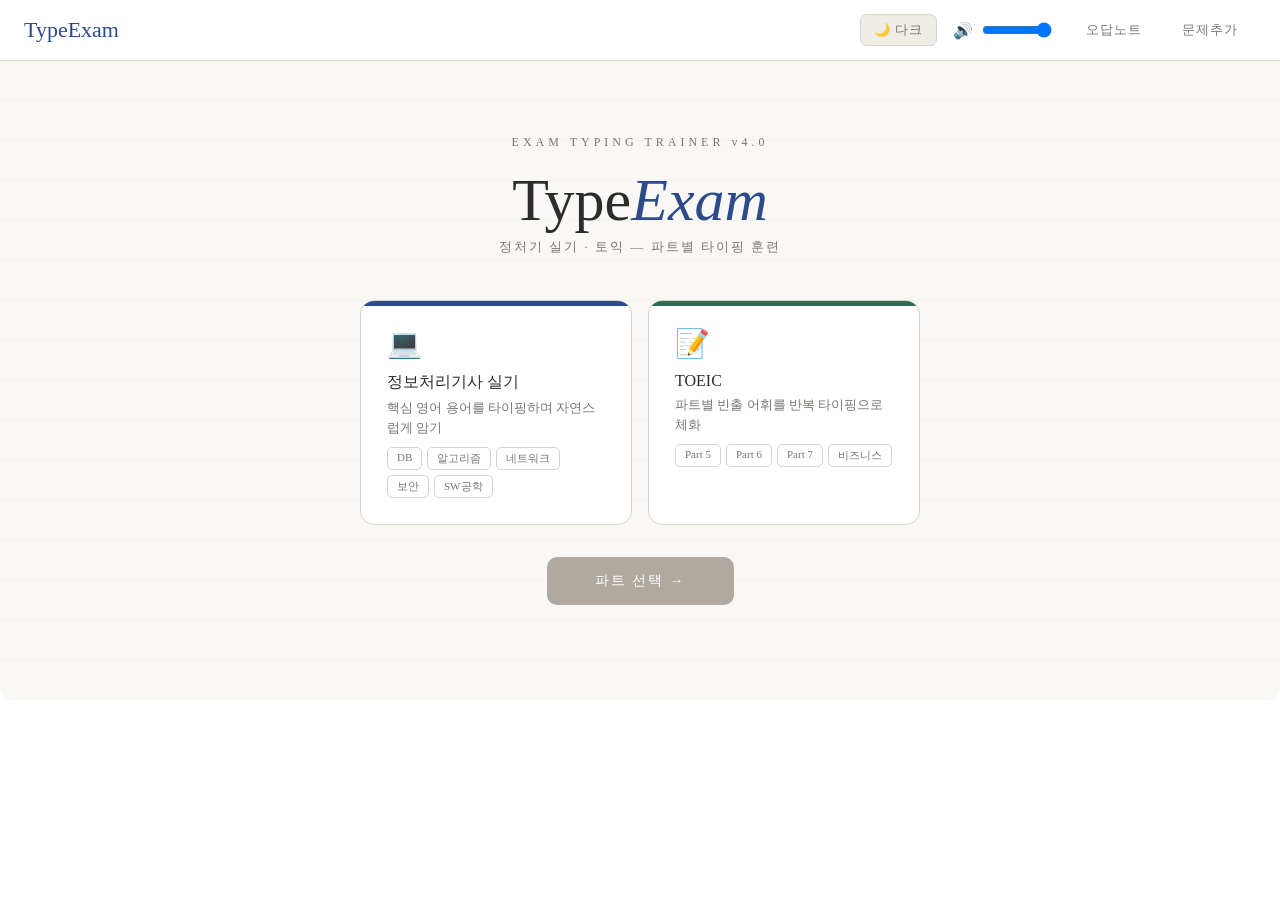
<file: TypeExam.html>
<!DOCTYPE html>
<html lang="ko">
<head>
<meta charset="UTF-8">
<meta name="viewport" content="width=device-width, initial-scale=1.0">
<title>TypeExam</title>
<style>
*{box-sizing:border-box;margin:0;padding:0}
:root{
  --bg:#FAF8F4;--bg2:#F0EDE6;--bg3:#E8E4DC;--card:#FFFFFF;
  --border:#D8D3CA;--border2:#C8C2B8;--text:#2C2C2C;--muted:#7A7570;--dim:#B0A99F;
  --indigo:#2D4A8A;--indigo-t:#EBF0FA;--green:#2E6B4F;--green-t:#E8F4EE;
  --correct:#5C4A9E;--success:#4A7C59;--error:#C0392B;--error-t:#FAEAEA;
  --amber:#B07D2E;--amber-t:#FBF3E2;
  --shadow:0 2px 12px rgba(0,0,0,0.07);
  --f-display:var(--font-serif);
  --f-mono:var(--font-mono);
  --f-body:var(--font-sans);
}
/* ── 다크 모드 변수 ── */
[data-theme="dark"]{
  --bg:#18181B;--bg2:#1F1F23;--bg3:#27272A;--card:#1F1F23;
  --border:#3F3F46;--border2:#52525B;--text:#F4F4F5;--muted:#A1A1AA;--dim:#71717A;
  --indigo:#6B8FD4;--indigo-t:#1E2D4A;--green:#5BAF82;--green-t:#162B22;
  --correct:#9D85E0;--success:#6BAD87;--error:#F87171;--error-t:#2C1515;
  --amber:#E0A84A;--amber-t:#2C1F08;
  --shadow:0 2px 12px rgba(0,0,0,0.4);
}
#root{
  font-family:var(--f-body);
  background:var(--bg);color:var(--text);
  min-height:700px;border-radius:14px;overflow:hidden;position:relative;
  transition:background .25s,color .25s;
}
#root::before{content:'';position:absolute;inset:0;background-image:repeating-linear-gradient(0deg,transparent,transparent 39px,rgba(0,0,0,0.022) 39px,rgba(0,0,0,0.022) 40px);pointer-events:none;z-index:0}
/* ── 다크모드 토글 버튼 ── */
.theme-btn{
  padding:6px 13px;border-radius:7px;font-size:13px;letter-spacing:1px;
  color:var(--muted);cursor:pointer;transition:all .15s;
  border:1.5px solid var(--border);background:var(--bg2);font-family:var(--f-mono);
}
.theme-btn:hover{border-color:var(--indigo);color:var(--indigo);background:var(--indigo-t)}
/* ── 혼합 모드 배지 ── */
.mix-badge{
  display:inline-flex;align-items:center;gap:5px;font-size:11px;
  padding:3px 10px;border-radius:12px;font-family:var(--f-mono);font-weight:500;
  background:linear-gradient(90deg,var(--indigo-t) 50%,var(--green-t) 50%);
  border:1px solid var(--indigo);color:var(--indigo);
}
/* ── 모드 선택 카드 3열 ── */
.mode-grid-3{display:grid;grid-template-columns:repeat(3,1fr);gap:14px;}
@media(max-width:600px){.mode-grid-3{grid-template-columns:1fr;}}
.screen{display:none;flex-direction:column;min-height:700px;position:relative;z-index:1}
.screen.active{display:flex}

/* ── 내비게이션 ── */
.nav-bar{display:flex;align-items:center;gap:12px;padding:14px 24px;background:var(--card);border-bottom:1.5px solid var(--border);flex-shrink:0}
.nav-logo{font-family:var(--f-display);font-size:22px;color:var(--indigo);cursor:pointer;flex-shrink:0}
.nav-tabs{display:flex;gap:4px;margin-left:auto}
.nav-tab{padding:7px 18px;border-radius:7px;font-size:13px;letter-spacing:1px;color:var(--muted);cursor:pointer;transition:all .15s;border:none;background:none;font-family:var(--f-mono)}
.nav-tab:hover{background:var(--bg2);color:var(--text)}
.nav-tab.active{background:var(--indigo-t);color:var(--indigo);font-weight:500}

/* ── 홈 ── */
#s-home{padding:48px 32px;align-items:center;justify-content:center}
.home-eyebrow{font-size:12px;letter-spacing:4px;color:var(--muted);margin-bottom:20px;margin-top:40px;font-family:var(--f-mono)}
.home-title{font-family:var(--f-display);font-size:60px;color:var(--text);line-height:1;margin-bottom:8px;text-align:center}
.home-title em{color:var(--indigo);font-style:italic}
.home-sub{font-size:13px;color:var(--muted);letter-spacing:2px;margin-bottom:44px;text-align:center;font-family:var(--f-mono)}
.exam-grid{display:grid;grid-template-columns:1fr 1fr;gap:16px;width:100%;max-width:560px;margin-bottom:32px}
.exam-card{background:var(--card);border:1.5px solid var(--border);border-radius:14px;padding:26px;cursor:pointer;transition:all .2s;position:relative;overflow:hidden}
.exam-card::after{content:'';position:absolute;top:0;left:0;right:0;height:5px;background:var(--ca,var(--indigo))}
.exam-card:hover{border-color:var(--ca,var(--indigo));transform:translateY(-2px)}
.exam-card.selected{border-color:var(--ca,var(--indigo));background:var(--ct,var(--indigo-t))}
.card-icon{font-size:28px;margin-bottom:12px}
.card-name{font-size:16px;font-weight:500;color:var(--text);margin-bottom:5px;font-family:var(--f-body)}
.card-desc{font-size:13px;color:var(--muted);line-height:1.5;font-family:var(--f-body)}
.card-tags{display:flex;gap:5px;flex-wrap:wrap;margin-top:10px}
.tag{font-size:11px;padding:3px 9px;border-radius:5px;border:1px solid var(--border);color:var(--muted);font-family:var(--f-mono)}
.btn-start{padding:15px 48px;border-radius:10px;border:none;background:var(--indigo);color:white;font-family:var(--f-mono);font-size:14px;letter-spacing:2px;cursor:pointer;transition:all .2s}
.btn-start:hover{background:#243d75;transform:translateY(-1px)}
.btn-start:disabled{background:var(--dim);cursor:not-allowed;transform:none}

/* ── 파트 선택 ── */
#s-part{padding:28px}
.back-row{display:flex;align-items:center;gap:12px;margin-bottom:26px}
.back-btn{background:none;border:1.5px solid var(--border);color:var(--muted);padding:7px 15px;border-radius:7px;cursor:pointer;font-family:var(--f-mono);font-size:13px;transition:all .15s}
.back-btn:hover{border-color:var(--indigo);color:var(--indigo)}
.back-title{font-size:17px;font-weight:500;color:var(--text);font-family:var(--f-body)}
.back-cnt{font-size:13px;color:var(--muted);margin-left:auto;font-family:var(--f-mono)}
.part-grid{display:grid;grid-template-columns:repeat(auto-fill,minmax(210px,1fr));gap:12px}
.part-card{background:var(--card);border:1.5px solid var(--border);border-radius:12px;padding:20px;cursor:pointer;transition:all .18s;position:relative}
.part-card:hover{border-color:var(--indigo);transform:translateY(-1px)}
.part-card.custom{border-style:dashed;border-color:var(--amber);background:var(--amber-t)}
.part-card-cnt{position:absolute;top:12px;right:12px;font-size:11px;color:var(--muted);background:var(--bg2);padding:3px 9px;border-radius:5px;font-family:var(--f-mono)}
.part-name{font-size:14px;font-weight:500;color:var(--text);margin-bottom:4px;font-family:var(--f-body)}
.part-desc{font-size:12px;color:var(--muted);line-height:1.4;font-family:var(--f-body)}
.part-card.custom .part-name{color:var(--amber)}

/* ── 게임 HUD ── */
#s-game{flex-direction:column}
.g-hud{display:flex;align-items:center;padding:12px 22px;background:var(--card);border-bottom:1.5px solid var(--border);flex-shrink:0;gap:0}
.g-badge{font-size:12px;font-weight:500;letter-spacing:2px;padding:5px 12px;border-radius:5px;margin-right:14px;font-family:var(--f-mono)}
.g-pname{font-size:14px;color:var(--muted);flex:1;font-family:var(--f-body)}
.g-stats{display:flex;gap:22px;margin-right:16px}
.g-stat{font-size:13px;color:var(--muted);font-family:var(--f-mono)}
.g-stat b{color:var(--text);font-weight:500}
.g-exit-btn{
  background:none;border:1.5px solid var(--border);color:var(--muted);
  padding:6px 14px;border-radius:7px;cursor:pointer;
  font-family:var(--f-mono);font-size:12px;letter-spacing:1px;
  transition:all .15s;flex-shrink:0;
}
.g-exit-btn:hover{border-color:var(--error);color:var(--error);background:var(--error-t)}

/* ── 게임 바디 ── */
.g-body{flex:1;display:flex;flex-direction:column;padding:22px;gap:16px}
.prog-row{display:flex;align-items:center;gap:10px;flex-shrink:0}
.prog-lbl{font-size:12px;color:var(--muted);letter-spacing:1px;font-family:var(--f-mono)}
.prog-track{flex:1;height:6px;background:var(--bg3);border-radius:3px;overflow:hidden}
.prog-fill{height:100%;border-radius:3px;transition:width .35s ease}
.prog-cnt{font-size:12px;color:var(--muted);font-family:var(--f-mono)}
.dot-row{display:flex;gap:5px;flex-wrap:wrap;justify-content:center}
.dot{width:8px;height:8px;border-radius:50%;background:var(--border);transition:all .2s}
.dot.done{background:var(--success)}
.dot.cur{background:var(--indigo);transform:scale(1.5)}

/* ── 단어 카드 ── */
.word-card{background:var(--card);border:1.5px solid var(--border);border-radius:14px;padding:24px 26px;flex-shrink:0}
.wc-top{display:flex;align-items:center;gap:10px;margin-bottom:10px}
.wc-label{font-size:12px;letter-spacing:2px;color:var(--muted);font-family:var(--f-mono)}
.wc-div{flex:1;height:1px;background:var(--border)}
.wc-mean{font-size:18px;color:var(--text);line-height:1.65;font-family:var(--f-body);font-weight:500}
.wc-ctx{font-size:14px;color:var(--muted);font-family:var(--f-body);font-style:italic;margin-top:8px;padding-left:12px;border-left:3px solid var(--border);line-height:1.55}

/* ── 타이핑 영역 ── */
.type-area{flex:1;display:flex;flex-direction:column;align-items:center;justify-content:center;gap:18px;min-height:160px;position:relative}
.tw{font-size:40px;font-weight:500;letter-spacing:6px;text-align:center;min-height:56px;font-family:var(--f-mono)}
.tw-done{color:var(--correct)}
.tw-cur{color:var(--text);opacity:.3}
.tw-err{color:var(--error);text-decoration:underline wavy var(--error)}
.caret{display:inline-block;width:2px;height:38px;background:var(--indigo);vertical-align:middle;animation:blink 1s infinite;border-radius:1px}
@keyframes blink{0%,100%{opacity:1}50%{opacity:0}}
.shake{animation:shake .2s}
@keyframes shake{0%,100%{transform:translateX(0)}25%{transform:translateX(-8px)}75%{transform:translateX(8px)}}
.hint-row{display:flex;gap:10px;flex-wrap:wrap;justify-content:center}
.chip{font-size:12px;color:var(--muted);padding:4px 13px;border:1px solid var(--border);border-radius:20px;background:var(--bg2);font-family:var(--f-mono)}
.chip.combo{color:var(--amber);border-color:var(--amber);background:var(--amber-t);display:none}
.pop{position:absolute;font-size:14px;font-weight:500;pointer-events:none;animation:popUp .7s ease-out forwards;font-family:var(--f-mono)}
@keyframes popUp{0%{opacity:1;transform:translateY(0)}100%{opacity:0;transform:translateY(-50px)}}

.lang-badge{
  font-size:11px;padding:3px 10px;border-radius:12px;
  font-family:var(--f-mono);letter-spacing:1px;font-weight:500;
  transition:all .2s;
}
.lang-badge.en{background:var(--indigo-t);color:var(--indigo);border:1px solid var(--indigo)}
.lang-badge.ko{background:var(--green-t);color:var(--green);border:1px solid var(--green)}

/* ── 힌트 버튼 & 패널 (팀원 추가) ── */
.hint-btn{
  font-size:12px;color:var(--amber);background:none;
  border:1.5px solid var(--amber);padding:6px 16px;border-radius:20px;
  cursor:pointer;font-family:var(--f-mono);transition:all .15s;font-weight:500;
}
.hint-btn:hover{background:var(--amber-t)}
.hint-btn.active{background:var(--amber);color:white}
.hint-panel{
  display:none;
  background:var(--amber-t);border:2px solid var(--amber);border-radius:14px;
  padding:16px 20px;margin:0 22px;flex-shrink:0;
  animation:slideDown .18s ease;
}
@keyframes slideDown{from{opacity:0;transform:translateY(-8px)}to{opacity:1;transform:translateY(0)}}
.hint-panel.show{display:block}
.hint-panel-header{
  display:flex;align-items:center;gap:8px;margin-bottom:10px;
}
.hint-mark-badge{
  display:inline-flex;align-items:center;gap:4px;
  font-size:11px;padding:3px 10px;border-radius:20px;
  background:var(--amber);color:white;
  font-family:var(--f-mono);font-weight:700;letter-spacing:1px;flex-shrink:0;
}
.hint-divider{flex:1;height:1px;background:var(--amber);opacity:.3}
.hint-answer{
  font-size:28px;font-weight:700;color:var(--amber);
  font-family:var(--f-mono);letter-spacing:4px;margin-bottom:8px;
  word-break:break-all;
}
.hint-desc{
  font-size:13px;color:var(--muted);font-family:var(--f-body);
  line-height:1.6;padding-left:10px;border-left:3px solid var(--amber);
}
.hint-notice{
  font-size:11px;color:var(--amber);font-family:var(--f-mono);
  margin-top:8px;opacity:.8;
}
/* 결과 화면 오답 목록 힌트 표시 */
.rw-hint{font-size:11px;color:var(--amber);font-family:var(--f-mono);margin-left:6px}

/* ── 입력행 ── */
.g-input-row{padding:16px 22px;background:var(--card);border-top:1.5px solid var(--border);display:flex;gap:12px;align-items:center;flex-shrink:0}
.g-prompt{color:var(--indigo);font-size:22px;font-family:var(--f-mono)}
#g-input{flex:1;background:transparent;border:none;outline:none;font-family:var(--f-mono);font-size:22px;color:var(--text);caret-color:var(--indigo)}
#g-input::placeholder{color:var(--dim)}
.skip-btn{font-size:12px;color:var(--muted);background:none;border:1px solid var(--border);padding:6px 14px;border-radius:20px;cursor:pointer;font-family:var(--f-mono);transition:all .15s}
.skip-btn:hover{color:var(--amber);border-color:var(--amber);background:var(--amber-t)}

/* ── 결과 ── */
#s-result{align-items:center;justify-content:center;padding:40px;gap:18px}
.res-icon{font-size:40px; margin-top:80px}
.res-title{font-family:var(--f-display);font-size:46px;color:var(--text)}
.res-sub{font-size:12px;color:var(--muted);letter-spacing:2px;font-family:var(--f-mono)}
.res-grid{display:grid;grid-template-columns:1fr 1fr;gap:12px;width:100%;max-width:380px}
.res-card{background:var(--card);border:1.5px solid var(--border);border-radius:12px;padding:18px;text-align:center}
.res-val{font-size:36px;font-weight:500;color:var(--indigo);font-family:var(--f-mono)}
.res-lbl{font-size:12px;color:var(--muted);letter-spacing:1px;margin-top:4px;font-family:var(--f-mono)}
.res-wrong{width:100%;max-width:480px;background:var(--card);border:1.5px solid var(--border);border-radius:12px;overflow:hidden;max-height:200px;overflow-y:auto}
.rw-head{padding:10px 16px;background:var(--error-t);border-bottom:1px solid var(--border);font-size:12px;color:var(--error);letter-spacing:1px;position:sticky;top:0;font-family:var(--f-mono)}
.rw-item{display:flex;gap:12px;padding:10px 16px;border-bottom:1px solid var(--border);align-items:baseline}
.rw-item:last-child{border:none}
.rw-word{font-size:15px;font-weight:500;color:var(--text);min-width:130px;font-family:var(--f-mono)}
.rw-mean{font-size:13px;color:var(--muted);font-family:var(--f-body)}
.btn-row{display:flex;gap:10px;flex-wrap:wrap;justify-content:center}
.btn-indigo{padding:12px 28px;border-radius:9px;border:1.5px solid var(--indigo);background:transparent;color:var(--indigo);font-family:var(--f-mono);font-size:13px;letter-spacing:1px;cursor:pointer;transition:all .15s}
.btn-indigo:hover{background:var(--indigo-t)}
.btn-amber{padding:12px 28px;border-radius:9px;border:1.5px solid var(--amber);background:transparent;color:var(--amber);font-family:var(--f-mono);font-size:13px;letter-spacing:1px;cursor:pointer;transition:all .15s}
.btn-amber:hover{background:var(--amber-t)}
.btn-gray{padding:12px 28px;border-radius:9px;border:1.5px solid var(--border);background:transparent;color:var(--muted);font-family:var(--f-mono);font-size:13px;letter-spacing:1px;cursor:pointer;transition:all .15s}
.btn-gray:hover{border-color:var(--muted);color:var(--text)}

/* ── 오답노트 ── */
#s-wrong{padding:0}
.page-body{padding:24px 28px;display:flex;flex-direction:column;flex:1}
.page-header{display:flex;align-items:center;gap:12px;margin-bottom:20px}
.page-title{font-family:var(--f-display);font-size:26px;color:var(--text)}
.page-cnt{font-size:13px;color:var(--muted);margin-left:auto;font-family:var(--f-mono)}
.empty-state{flex:1;display:flex;flex-direction:column;align-items:center;justify-content:center;gap:10px;color:var(--muted)}
.empty-icon{font-size:42px;opacity:.4}
.empty-text{font-size:14px;letter-spacing:1px;font-family:var(--f-mono)}
.empty-sub{font-size:13px;color:var(--dim);font-family:var(--f-body);text-align:center}
.note-list{display:flex;flex-direction:column;gap:10px;overflow-y:auto;max-height:440px}
.note-item{background:var(--card);border:1.5px solid var(--border);border-radius:12px;padding:14px 16px;display:flex;align-items:flex-start;gap:14px}
.note-word{font-size:16px;font-weight:500;color:var(--text);min-width:140px;flex-shrink:0;font-family:var(--f-mono)}
.note-info{flex:1}
.note-mean{font-size:13px;color:var(--muted);font-family:var(--f-body);line-height:1.5;margin-bottom:5px}
.note-meta{display:flex;gap:7px;align-items:center}
.note-exam{font-size:11px;padding:2px 8px;border-radius:4px;font-family:var(--f-mono)}
.note-cnt{font-size:11px;color:var(--error);font-family:var(--f-mono)}
.note-del{background:none;border:none;color:var(--dim);cursor:pointer;font-size:15px;padding:3px 7px;border-radius:5px;transition:all .15s;flex-shrink:0}
.note-del:hover{background:var(--error-t);color:var(--error)}
.note-actions{display:flex;gap:10px;margin-top:16px}

/* ── 문제 추가 ── */
#s-custom{padding:0}
.form-group{margin-bottom:14px}
.form-label{font-size:12px;letter-spacing:2px;color:var(--muted);margin-bottom:6px;display:block;font-family:var(--f-mono)}
.form-input{width:100%;padding:11px 14px;border:1.5px solid var(--border);border-radius:9px;font-family:var(--f-mono);font-size:15px;color:var(--text);background:var(--card);outline:none;transition:border-color .15s}
.form-input:focus{border-color:var(--amber)}
.form-textarea{width:100%;padding:11px 14px;border:1.5px solid var(--border);border-radius:9px;font-family:var(--f-body);font-size:14px;color:var(--text);background:var(--card);outline:none;transition:border-color .15s;resize:none;line-height:1.6}
.form-textarea:focus{border-color:var(--amber)}
.form-row{display:grid;grid-template-columns:1fr 1fr;gap:14px}
.add-btn{width:100%;padding:12px;border-radius:9px;border:none;background:var(--amber);color:white;font-family:var(--f-mono);font-size:13px;letter-spacing:2px;cursor:pointer;transition:all .15s;margin-bottom:20px}
.add-btn:hover{background:#9a6c26}
.section-divider{font-size:11px;letter-spacing:2px;color:var(--muted);margin:0 0 12px;padding-bottom:7px;border-bottom:1px solid var(--border);font-family:var(--f-mono)}
.custom-list{display:flex;flex-direction:column;gap:8px;overflow-y:auto;max-height:240px}
.custom-item{background:var(--card);border:1.5px solid var(--border);border-radius:12px;padding:13px 15px;display:flex;align-items:flex-start;gap:12px}
.ci-word{font-size:15px;font-weight:500;color:var(--text);min-width:130px;flex-shrink:0;font-family:var(--f-mono)}
.ci-info{flex:1}
.ci-mean{font-size:13px;color:var(--muted);font-family:var(--f-body);margin-bottom:3px;line-height:1.5}
.ci-ctx{font-size:12px;color:var(--dim);font-family:var(--f-body);font-style:italic}
.ci-cat{font-size:11px;color:var(--amber);margin-top:3px;display:block;font-family:var(--f-mono)}
.ci-del{background:none;border:none;color:var(--dim);cursor:pointer;font-size:15px;padding:3px 6px;border-radius:5px;transition:all .15s;flex-shrink:0}
.ci-del:hover{background:var(--error-t);color:var(--error)}
.custom-empty{font-size:13px;color:var(--muted);text-align:center;padding:20px;letter-spacing:1px;font-family:var(--f-mono)}
.play-custom-btn{width:100%;padding:12px;border-radius:9px;border:1.5px solid var(--amber);background:var(--amber-t);color:var(--amber);font-family:var(--f-mono);font-size:13px;letter-spacing:2px;cursor:pointer;transition:all .15s;margin-top:12px}
.play-custom-btn:hover{background:var(--amber);color:white}
.play-custom-btn:disabled{opacity:.4;cursor:not-allowed}

/* ── 토스트 ── */
.toast{position:absolute;bottom:20px;left:50%;transform:translateX(-50%);background:var(--text);color:white;font-size:13px;padding:9px 22px;border-radius:22px;letter-spacing:1px;z-index:99;font-family:var(--f-mono);animation:fadeInOut 2s ease forwards;white-space:nowrap}
@keyframes fadeInOut{0%{opacity:0;transform:translateX(-50%) translateY(8px)}15%{opacity:1;transform:translateX(-50%) translateY(0)}80%{opacity:1}100%{opacity:0}}

/* ── 오답노트 가리기(플래시카드) 기능 ── */
.mask-btn {
  padding: 5px 12px; border-radius: 14px; border: 1.5px solid var(--border);
  background: var(--card); color: var(--muted); font-size: 11px; 
  cursor: pointer; transition: all 0.2s; font-family: var(--f-mono);
}
.mask-btn.active {
  background: var(--indigo); color: white; border-color: var(--indigo);
}
.mask-word .note-word,
.mask-mean .note-mean {
  background-color: var(--border2);
  color: transparent;
  border-radius: 6px;
  cursor: pointer;
  user-select: none;
  transition: background-color 0.2s, color 0.2s;
}
.mask-word .note-word:hover,
.mask-mean .note-mean:hover {
  background-color: var(--muted);
}
.mask-word .note-word.revealed { background-color: transparent; color: var(--text); }
.mask-mean .note-mean.revealed { background-color: transparent; color: var(--muted); }
</style>
</head>
<body>
<div id="root">

<div id="s-home" class="screen active">
  <div class="nav-bar" style="position:absolute; top:0; left:0; width:100%; box-sizing:border-box;">
    <div class="nav-logo" onclick="goHome()">TypeExam</div>
    <div class="nav-tabs">
      <button class="theme-btn" onclick="toggleTheme()">🌙 다크</button>
      <div class="nav-tab" style="display:flex; align-items:center; gap:8px; padding:0 12px; cursor:default;">
        <span class="mute-icon" style="cursor:pointer; font-size:16px; user-select:none;" onclick="toggleMuteIcon()">🔊</span>
        <input type="range" class="vol-slider" min="0" max="1" step="0.1" value="1" oninput="changeVolume(this.value)" style="width:70px; cursor:pointer;">
      </div>
      <button class="nav-tab" onclick="showScreen('s-wrong')">오답노트</button>
      <button class="nav-tab" onclick="showScreen('s-custom')">문제추가</button>
    </div>
  </div>

  <div class="home-eyebrow">EXAM TYPING TRAINER v4.0</div>
  <div class="home-title">Type<em>Exam</em></div>
  <div class="home-sub">정처기 실기 · 토익 — 파트별 타이핑 훈련</div>

  <div class="exam-grid">
    <div class="exam-card" style="--ca:var(--indigo);--ct:var(--indigo-t)" id="card-jcs" onclick="selExam('jcs')">
      <div class="card-icon">💻</div>
      <div class="card-name">정보처리기사 실기</div>
      <div class="card-desc">핵심 영어 용어를 타이핑하며 자연스럽게 암기</div>
      <div class="card-tags"><span class="tag">DB</span><span class="tag">알고리즘</span><span class="tag">네트워크</span><span class="tag">보안</span><span class="tag">SW공학</span></div>
    </div>
    <div class="exam-card" style="--ca:var(--green);--ct:var(--green-t)" id="card-toeic" onclick="selExam('toeic')">
      <div class="card-icon">📝</div>
      <div class="card-name">TOEIC</div>
      <div class="card-desc">파트별 빈출 어휘를 반복 타이핑으로 체화</div>
      <div class="card-tags"><span class="tag">Part 5</span><span class="tag">Part 6</span><span class="tag">Part 7</span><span class="tag">비즈니스</span></div>
    </div>
  </div>
  <button class="btn-start" id="btn-go" disabled onclick="gopart()">파트 선택 →</button>
</div>

<div id="s-part" class="screen">
  <div class="nav-bar">
    <div class="nav-logo" onclick="goHome()">TypeExam</div>
    <div class="nav-tabs">
      <button class="theme-btn" onclick="toggleTheme()">🌙 다크</button>
      <div class="nav-tab" style="display:flex; align-items:center; gap:8px; padding:0 12px; cursor:default;">
        <span class="mute-icon" style="cursor:pointer; font-size:16px; user-select:none;" onclick="toggleMuteIcon()">🔊</span>
        <input type="range" class="vol-slider" min="0" max="1" step="0.1" value="1" oninput="changeVolume(this.value)" style="width:70px; cursor:pointer;">
      </div>
      <button class="nav-tab" onclick="showScreen('s-wrong')">오답노트</button>
      <button class="nav-tab" onclick="showScreen('s-custom')">문제추가</button>
    </div>
  </div>
  <div style="padding:24px 28px">
    <div class="back-row">
      <button class="back-btn" onclick="goHome()">← 뒤로</button>
      <div class="back-title" id="part-title">—</div>
      <div class="back-cnt" id="part-cnt"></div>
    </div>
    <div class="part-grid" id="part-grid"></div>
  </div>
</div>

<div id="s-mode" class="screen">
  <div class="nav-bar">
    <div class="nav-logo" onclick="goHome()">TypeExam</div>
    <div class="nav-tabs">
      <button class="theme-btn" onclick="toggleTheme()">🌙 다크</button>
      <div class="nav-tab" style="display:flex; align-items:center; gap:8px; padding:0 12px; cursor:default;">
        <span class="mute-icon" style="cursor:pointer; font-size:16px; user-select:none;" onclick="toggleMuteIcon()">🔊</span>
        <input type="range" class="vol-slider" min="0" max="1" step="0.1" value="1" oninput="changeVolume(this.value)" style="width:70px; cursor:pointer;">
      </div>
      <button class="nav-tab" onclick="showScreen('s-wrong')">오답노트</button>
      <button class="nav-tab" onclick="showScreen('s-custom')">문제추가</button>
    </div>
  </div>
  <div class="page-body" style="justify-content:center; align-items:center; padding-top:40px;">
    <div style="width:min(820px,100%); display:flex; flex-direction:column; gap:20px;">
      <div class="page-header" style="margin-bottom:0;">
        <div class="page-title">게임 모드 선택</div>
        <div class="page-cnt" id="mode-part-label">—</div>
      </div>

      <div style="font-size:11px;letter-spacing:2px;color:var(--muted);font-family:var(--f-mono);margin-bottom:-8px;">출제 방식</div>
      <div class="mode-grid-3">
        <div class="exam-card" id="mix-card-en" style="--ca:var(--indigo);--ct:var(--indigo-t); cursor:pointer;" onclick="chooseMix('en')">
          <div class="card-icon">🇺🇸</div>
          <div class="card-name">영어만</div>
          <div class="card-desc">영어 단어만 출제 (기본)</div>
          <div class="card-tags"><span class="tag">EN only</span></div>
        </div>
        <div class="exam-card" id="mix-card-ko" style="--ca:var(--green);--ct:var(--green-t); cursor:pointer;" onclick="chooseMix('ko')">
          <div class="card-icon">🇰🇷</div>
          <div class="card-name">한글만</div>
          <div class="card-desc">한글 뜻을 직접 타이핑</div>
          <div class="card-tags"><span class="tag">KO only</span></div>
        </div>
        <div class="exam-card" id="mix-card-mix" style="--ca:var(--amber);--ct:var(--amber-t); cursor:pointer;" onclick="chooseMix('mix')">
          <div class="card-icon">🔀</div>
          <div class="card-name">한/영 혼합</div>
          <div class="card-desc">영어↔한글 랜덤 혼합 출제</div>
          <div class="card-tags"><span class="tag">EN</span><span class="tag">KO</span><span class="tag">랜덤</span></div>
        </div>
      </div>

      <div style="font-size:11px;letter-spacing:2px;color:var(--muted);font-family:var(--f-mono);margin-bottom:-8px;">시간 모드</div>
      <div class="exam-grid" style="grid-template-columns:repeat(2,minmax(200px,1fr));">
        <div class="exam-card selected" id="mode-card-normal" style="--ca:var(--indigo);--ct:var(--indigo-t); cursor:pointer;" onclick="chooseMode('normal')">
          <div class="card-icon">♾️</div>
          <div class="card-name">연습 모드</div>
          <div class="card-desc">시간 제한 없이 끝까지 연습</div>
          <div class="card-tags"><span class="tag">기본 모드</span></div>
        </div>
        <div class="exam-card" id="mode-card-timeattack" style="--ca:var(--amber);--ct:var(--amber-t); cursor:pointer;" onclick="chooseMode('timeattack')">
          <div class="card-icon">⏱️</div>
          <div class="card-name">타임어택</div>
          <div class="card-desc">제한시간 안에 최대한 많이 입력</div>
          <div class="card-tags"><span class="tag">60/90/120초</span></div>
        </div>
      </div>
      <div id="time-select-box" style="display:none; background:var(--card); border:1px solid var(--border); border-radius:14px; padding:18px;">
        <div style="font-size:13px; color:var(--muted); margin-bottom:12px; font-family:var(--f-mono);">타임어택 시간을 골라주세요</div>
        <div class="btn-row" style="justify-content:flex-start;">
          <button class="btn-indigo" onclick="chooseTime(60)">60초</button>
          <button class="btn-indigo" onclick="chooseTime(90)">90초</button>
          <button class="btn-indigo" onclick="chooseTime(120)">120초</button>
        </div>
      </div>
      <div class="btn-row" style="justify-content:flex-start;">
        <button class="btn-gray" onclick="showScreen('s-part')">← 파트로 돌아가기</button>
        <button class="btn-start" id="btn-start-game" onclick="beginSelectedGame()" style="padding:12px 36px;font-size:14px;letter-spacing:2px;">▶ 게임 시작</button>
      </div>
    </div>
  </div>
</div>

<div id="s-game" class="screen">
  <div class="g-hud">
    <div class="g-badge" id="g-badge"></div>
    <div class="g-pname" id="g-pname"></div>
    <div class="g-stats">
      <div class="g-stat">TIME <b id="g-timer">∞</b></div>
      <div class="g-stat">WPM <b id="g-wpm">0</b></div>
      <div class="g-stat">ACC <b id="g-acc">100%</b></div>
      <div class="g-stat">COMBO <b id="g-combo" style="color:var(--amber)">0</b></div>
    </div>
    <button class="g-exit-btn" onclick="exitGame()">✕ 나가기</button>
  </div>
  <div class="g-body">
    <div class="prog-row">
      <div class="prog-lbl">PROGRESS</div>
      <div class="prog-track"><div class="prog-fill" id="g-prog" style="width:0%"></div></div>
      <div class="prog-cnt" id="g-cnt">0/0</div>
    </div>
    <div class="dot-row" id="dot-row"></div>
    <div class="word-card">
      <div class="wc-top">
        <div class="wc-label" id="wc-lbl">DEFINITION</div>
        <div class="wc-div"></div>
        <span class="lang-badge en" id="lang-badge">EN</span>
      </div>
      <div class="wc-mean" id="wc-mean">—</div>
      <div class="wc-ctx" id="wc-ctx"></div>
    </div>
    <div class="type-area" id="type-area">
      <div class="tw" id="tw"><span class="caret"></span></div>
      <div class="hint-row">
        <button class="chip" id="h-len" onclick="showLenHint()" style="cursor:pointer; transition:all 0.2s;">💡 글자수 보기</button>
        <span class="chip" id="h-first" style="display:none"></span>
        <span class="chip combo" id="h-combo">🔥 COMBO!</span>
      </div>
    </div>
  </div>
  <div class="hint-panel" id="hint-panel">
    <div class="hint-panel-header">
      <span class="hint-mark-badge">△ 힌트 사용</span>
      <div class="hint-divider"></div>
    </div>
    <div class="hint-answer" id="hint-answer"></div>
    <div class="hint-desc" id="hint-desc"></div>
    <div class="hint-notice">정답을 입력하면 △ 처리됩니다. 콤보는 쌓이지 않아요.</div>
  </div>
  <div class="g-input-row">
    <div class="g-prompt">›</div>
    <input id="g-input" type="text" placeholder="Type then press Enter..." autocomplete="off" autocorrect="off" spellcheck="false" autocapitalize="off"/>
    <button class="hint-btn" id="hint-btn" onclick="toggleHint()">💡 정답 힌트</button>
    <button class="skip-btn" onclick="skip()">SKIP</button>
  </div>
</div>

<div id="s-result" class="screen" style="align-items:center;justify-content:center">
  <div class="nav-bar" style="position:absolute; top:0; left:0; width:100%; box-sizing:border-box;">
    <div class="nav-logo" onclick="goHome()">TypeExam</div>
    <div class="nav-tabs">
      <button class="theme-btn" onclick="toggleTheme()">🌙 다크</button>
      <div class="nav-tab" style="display:flex; align-items:center; gap:8px; padding:0 12px; cursor:default;">
        <span class="mute-icon" style="cursor:pointer; font-size:16px; user-select:none;" onclick="toggleMuteIcon()">🔊</span>
        <input type="range" class="vol-slider" min="0" max="1" step="0.1" value="1" oninput="changeVolume(this.value)" style="width:70px; cursor:pointer;">
      </div>
      <button class="nav-tab" onclick="showScreen('s-wrong')">오답노트</button>
      <button class="nav-tab" onclick="showScreen('s-custom')">문제추가</button>
    </div>
  </div>
  <div class="res-icon" id="res-icon" style="margin-top: 80px; font-size: 40px;">🎉</div>
  <div class="res-title" id="res-title">Result</div>
  <div class="res-sub" id="res-sub">SESSION COMPLETE</div>
  <div class="res-grid">
    <div class="res-card"><div class="res-val" id="r-wpm">0</div><div class="res-lbl">AVG WPM</div></div>
    <div class="res-card"><div class="res-val" id="r-acc">0%</div><div class="res-lbl">ACCURACY</div></div>
    <div class="res-card"><div class="res-val" id="r-words">0</div><div class="res-lbl">WORDS</div></div>
    <div class="res-card"><div class="res-val" id="r-combo">0</div><div class="res-lbl">BEST COMBO</div></div>
  </div>
  <div class="res-wrong" id="res-wrong" style="display:none">
    <div class="rw-head">오답 복습</div>
    <div id="rw-list"></div>
  </div>
  <div class="btn-row">
    <button class="btn-indigo" onclick="retry()">↺ 다시 풀기</button>
    <button class="btn-amber" onclick="saveWrong()">오답노트 저장</button>
    <button class="btn-gray" onclick="goHome()">홈으로</button>
  </div>
</div>

<div id="s-wrong" class="screen">
  <div class="nav-bar">
    <div class="nav-logo" onclick="goHome()">TypeExam</div>
    <div class="nav-tabs">
      <button class="theme-btn" onclick="toggleTheme()">🌙 다크</button>
      <div class="nav-tab" style="display:flex; align-items:center; gap:8px; padding:0 12px; cursor:default;">
        <span class="mute-icon" style="cursor:pointer; font-size:16px; user-select:none;" onclick="toggleMuteIcon()">🔊</span>
        <input type="range" class="vol-slider" min="0" max="1" step="0.1" value="1" oninput="changeVolume(this.value)" style="width:70px; cursor:pointer;">
      </div>
      <button class="nav-tab active" onclick="showScreen('s-wrong')">오답노트</button>
      <button class="nav-tab" onclick="showScreen('s-custom')">문제추가</button>
    </div>
  </div>
  <div class="page-body">
    <div class="page-header">
      <div class="page-title" id="wrong-main-title">오답 노트</div>
      <div class="page-cnt" id="wrong-cnt">0개</div>
    </div>

    <div id="wrong-part-view" style="display:block; width:100%;">
       <div class="part-grid" id="wrong-part-grid"></div>
    </div>

    <div id="wrong-word-view" style="display:none; width:100%; flex-direction:column; flex:1;">
       <div class="back-row" style="margin-bottom:16px;">
         <button class="back-btn" onclick="showWrongParts()">← 파트 목록으로</button>
         <div class="back-title" id="wrong-sub-title">상세 단어</div>
       </div>
       <div id="wrong-list-count" style="font-size: 12px; color: var(--muted); margin-bottom: 6px; font-family: var(--f-mono); text-align: right;">0개</div>
       <div id="wrong-list" class="note-list" style="flex:1;"></div>
       <div id="wrong-actions" class="note-actions"></div>
    </div>
  </div>
</div>

<div id="s-custom" class="screen">
  <div class="nav-bar">
    <div class="nav-logo" onclick="goHome()">TypeExam</div>
    <div class="nav-tabs">
      <button class="theme-btn" onclick="toggleTheme()">🌙 다크</button>
      <div class="nav-tab" style="display:flex; align-items:center; gap:8px; padding:0 12px; cursor:default;">
        <span class="mute-icon" style="cursor:pointer; font-size:16px; user-select:none;" onclick="toggleMuteIcon()">🔊</span>
        <input type="range" class="vol-slider" min="0" max="1" step="0.1" value="1" oninput="changeVolume(this.value)" style="width:70px; cursor:pointer;">
      </div>
      <button class="nav-tab" onclick="showScreen('s-wrong')">오답노트</button>
      <button class="nav-tab active" onclick="showScreen('s-custom')">문제추가</button>
    </div>
  </div>
  <div class="page-body">
    <div class="page-header" style="margin-bottom:16px">
      <div class="page-title">문제 추가</div>
    </div>
    <div class="form-row">
      <div class="form-group">
        <label class="form-label">WORD (영어 또는 한글)</label>
        <input class="form-input" id="f-word" placeholder="예: normalization  또는  정규화" autocomplete="off" spellcheck="false"/>
      </div>
      <div class="form-group">
        <label class="form-label">CATEGORY</label>
        <input class="form-input" id="f-cat" placeholder="예: 정처기 심화" autocomplete="off"/>
      </div>
    </div>
    <div class="form-group">
      <label class="form-label">MEANING — 타이핑 중 보여질 뜻</label>
      <textarea class="form-textarea" id="f-mean" rows="2" placeholder="예: 데이터 중복을 제거하여 DB를 효율적으로 설계하는 과정"></textarea>
    </div>
    <div class="form-group">
      <label class="form-label">CONTEXT — 예문 또는 헷갈리는 개념 메모 (선택)</label>
      <textarea class="form-textarea" id="f-ctx" rows="2" placeholder="예: 1NF→2NF→3NF→BCNF / 트랜잭션과 혼동 주의"></textarea>
    </div>
    <button class="add-btn" onclick="addCustom()">+ 문제 추가</button>
    
    <div class="section-divider">저장된 문제 목록</div>
    <div id="custom-list" class="custom-list"></div>
    <div id="custom-empty" class="custom-empty">아직 추가한 문제가 없어요</div>
    <button class="play-custom-btn" id="play-custom-btn" disabled onclick="playCustom()">추가한 문제로 게임 시작 →</button>
  </div>
</div>

</div>
<script>
// ══════════════════════════════════════════════════════════════════
//  데이터베이스
// ══════════════════════════════════════════════════════════════════
const DB={
  jcs:{name:'정보처리기사 실기',badge:'정처기',prog:'#2D4A8A',
    parts:{
      '데이터베이스':{desc:'SQL, 정규화, 트랜잭션',items:[
        {w:'normalization',m:'데이터 중복을 제거하여 DB를 효율적으로 설계하는 과정',c:'1NF→2NF→3NF→BCNF 단계로 진행된다'},
        {w:'transaction',m:'DB 상태를 변환하는 하나의 논리적 작업 단위',c:'ACID — 원자성, 일관성, 격리성, 지속성을 보장해야 한다'},
        {w:'index',m:'검색 속도를 향상시키기 위해 사용하는 데이터 구조',c:'B-Tree, Hash 인덱스 등이 있으며 DML 성능에 영향을 준다'},
        {w:'deadlock',m:'두 트랜잭션이 서로의 자원을 기다리며 무한 대기하는 상태',c:'예방, 회피, 탐지, 복구 4가지 방법으로 해결한다'},
        {w:'trigger',m:'특정 이벤트 발생 시 자동으로 실행되는 프로시저',c:'INSERT, UPDATE, DELETE 이벤트에 연결하여 사용한다'},
        {w:'view',m:'하나 이상의 테이블을 기반으로 만든 가상 테이블',c:'데이터 보안과 복잡한 쿼리 단순화에 활용된다'},
        {w:'rollback',m:'트랜잭션 오류 발생 시 이전 상태로 되돌리는 연산',c:'COMMIT 이전 상태로 DB 복원한다'},
        {w:'schema',m:'데이터베이스 구조와 제약조건을 정의한 메타데이터',c:'외부, 개념, 내부 스키마 3단계로 나눈다'},
        {w:'join',m:'둘 이상의 테이블을 연결하여 데이터를 조회하는 연산',c:'INNER, LEFT, RIGHT, FULL OUTER JOIN이 있다'},
        {w:'subquery',m:'다른 쿼리 내부에 포함된 SELECT 문',c:'스칼라, 인라인 뷰, 중첩 서브쿼리로 구분된다'},
        {w:'primary key',m:'각 행을 고유하게 식별하는 키',c:'중복 및 NULL 불가'},
        {w:'foreign key',m:'다른 테이블의 기본키를 참조',c:'참조 무결성 유지'},
        {w:'lock',m:'동시성 제어를 위한 잠금',c:'공유락/배타락'},
        {w:'cursor',m:'쿼리 결과를 순차적으로 처리',c:'절차형 SQL'},
        {w:'procedure',m:'저장된 SQL 실행 블록',c:'반복 작업 자동화'},
        {w:'constraint',m:'데이터 무결성 규칙',c:'NOT NULL, UNIQUE'},
        {w:'sequence',m:'자동 증가 값 생성 객체',c:'PK 생성'},
        {w:'savepoint',m:'트랜잭션 중간 저장 지점',c:'부분 롤백'},
        {w:'truncate',m:'테이블 데이터 전체 삭제',c:'롤백 불가'},
        {w:'cascade',m:'참조된 데이터 함께 삭제',c:'연쇄 삭제'},
        {w:'grant',m:'권한 부여 명령어',c:'접근 제어'},
        {w:'revoke',m:'권한 회수 명령어',c:'보안 관리'},
        {w:'union',m:'두 결과 집합 합치기',c:'중복 제거'},
        {w:'intersect',m:'공통 결과 반환',c:'교집합'},
        {w:'minus',m:'차집합 결과 반환',c:'A-B'},
        {w:'distinct',m:'중복 제거 키워드',c:'SELECT DISTINCT'},
        {w:'group by',m:'데이터 그룹화',c:'집계 함수와 사용'},
        {w:'having',m:'그룹 조건 필터링',c:'GROUP BY와 사용'},
        {w:'order by',m:'결과 정렬',c:'ASC, DESC'},
        {w:'inner join',m:'공통 값만 결합',c:'기본 조인'},
        {w:'outer join',m:'한쪽 포함 결합',c:'LEFT, RIGHT'},
        {w:'cross join',m:'모든 조합 생성',c:'카티션 곱'},
        {w:'index scan',m:'인덱스를 이용한 검색',c:'성능 향상'},
        {w:'full scan',m:'전체 테이블 탐색',c:'비효율적'},
        {w:'log',m:'트랜잭션 기록 파일',c:'복구용'},
        {w:'checkpoint',m:'DB 상태 저장 지점',c:'복구 속도 향상'},
        {w:'sharding',m:'데이터를 분산 저장',c:'확장성'},
        {w:'replication',m:'데이터 복제',c:'가용성 향상'},
        {w:'denormalization',m:'성능 위해 일부 중복 허용',c:'조회 속도 개선'},
        {w:'materialized view',m:'데이터를 실제로 저장하는 뷰',c:'조회 성능 향상'},
      ]},
      '알고리즘':{desc:'정렬, 탐색, 자료구조',items:[
        {w:'quicksort',m:'피벗을 기준으로 분할하는 평균 O(n log n) 정렬',c:'최악의 경우 O(n²), 불안정 정렬'},
        {w:'recursion',m:'함수가 자기 자신을 호출하는 프로그래밍 기법',c:'반드시 기저 조건(Base Case)이 있어야 한다'},
        {w:'stack',m:'후입선출(LIFO) 방식의 선형 자료구조',c:'함수 호출, DFS, 괄호 검사에 활용'},
        {w:'queue',m:'선입선출(FIFO) 방식의 선형 자료구조',c:'BFS, 프린터 스풀링, 프로세스 스케줄링에 활용'},
        {w:'hashing',m:'키를 해시 함수로 변환하여 데이터를 저장하는 기법',c:'평균 O(1) 탐색, 충돌 처리 필요'},
        {w:'complexity',m:'알고리즘의 실행 시간이나 공간 사용량 분석 지표',c:'O(1), O(n), O(n log n), O(n²)'},
        {w:'dijkstra',m:'단일 출발점에서 모든 노드까지 최단 경로 알고리즘',c:'음의 가중치 없는 그래프에서 사용'},
        {w:'greedy',m:'각 단계에서 최선의 선택을 하는 알고리즘 설계',c:'최적 해를 항상 보장하지는 않는다'},
        {w:'binary',m:'정렬된 배열에서 O(log n)으로 탐색하는 이진 탐색',c:'중간값과 비교하며 절반씩 범위를 줄인다'},
        {w:'dynamic',m:'부분 문제 결과를 저장하며 해결하는 알고리즘 기법',c:'메모이제이션과 타뷸레이션 방식이 있다'},
        {w:'merge sort',m:'분할 정복 기반 정렬',c:'O(n log n)'},
        {w:'bubble sort',m:'인접 요소 비교 정렬',c:'O(n²)'},
        {w:'selection sort',m:'최솟값 선택 정렬',c:'O(n²)'},
        {w:'heap',m:'완전 이진 트리 구조',c:'우선순위 큐'},
        {w:'graph',m:'노드와 간선 구조',c:'네트워크 표현'},
        {w:'tree',m:'계층적 구조',c:'루트 존재'},
        {w:'dfs',m:'깊이 우선 탐색',c:'스택 사용'},
        {w:'bfs',m:'너비 우선 탐색',c:'큐 사용'},
        {w:'priority queue',m:'우선순위 기반 큐',c:'힙 활용'},
        {w:'backtracking',m:'조건 안맞으면 되돌림',c:'완전 탐색'},
        {w:'divide and conquer',m:'문제 분할 후 해결',c:'재귀 구조'},
        {w:'binary tree',m:'각 노드 최대 2자식',c:'기본 트리'},
        {w:'balanced tree',m:'높이 균형 트리',c:'검색 효율'},
        {w:'avl tree',m:'자기 균형 이진 트리',c:'회전 사용'},
        {w:'red black tree',m:'균형 트리 구조',c:'색상 규칙'},
        {w:'topological sort',m:'순서 정렬 알고리즘',c:'DAG에서 사용'},
        {w:'floyd warshall',m:'모든 노드 최단 경로',c:'O(n³)'},
        {w:'kruskal algorithm',m:'최소 신장 트리 알고리즘',c:'간선 기준'},
        {w:'prim algorithm',m:'MST 알고리즘',c:'노드 기준'},
        {w:'knapsack problem',m:'배낭 문제 알고리즘',c:'DP 활용'},
        {w:'fibonacci sequence',m:'피보나치 수열',c:'DP 예제'},
        {w:'permutation',m:'순열 생성',c:'모든 경우'},
        {w:'combination',m:'조합 생성',c:'부분 선택'},
        {w:'sliding window',m:'구간 이동 방식',c:'배열 문제'},
        {w:'two pointer',m:'두 포인터 이동',c:'효율적 탐색'},
        {w:'hash table',m:'키-값 저장 구조',c:'빠른 검색'},
        {w:'linked list',m:'노드 연결 구조',c:'동적 크기'},
        {w:'deque',m:'양쪽 삽입 가능한 큐',c:'유연한 구조'},
        {w:'trie',m:'문자열 탐색 트리',c:'자동완성'},
        {w:'segment tree',m:'구간 합 처리 자료구조',c:'빠른 쿼리'},
      ]},
      '네트워크':{desc:'OSI 7계층, 프로토콜',items:[
        {w:'protocol',m:'컴퓨터 간 데이터 통신을 위한 규칙과 절차 집합',c:'TCP/IP가 인터넷의 표준 프로토콜'},
        {w:'routing',m:'패킷이 목적지까지 전달될 경로를 결정하는 과정',c:'정적 라우팅과 동적 라우팅으로 구분'},
        {w:'firewall',m:'네트워크 트래픽을 모니터링하고 제어하는 보안 시스템',c:'패킷 필터링, 상태 검사, 응용 게이트웨이 방식'},
        {w:'subnet',m:'하나의 IP 네트워크를 여러 개의 작은 네트워크로 분할',c:'서브넷 마스크로 네트워크/호스트 부분 구분'},
        {w:'bandwidth',m:'단위 시간당 전송 가능한 데이터의 최대 양',c:'bps(bits per second) 단위로 측정'},
        {w:'gateway',m:'서로 다른 네트워크를 연결하는 장치 또는 소프트웨어',c:'OSI 7계층 전체에서 동작, 프로토콜 변환'},
        {w:'ethernet',m:'유선 LAN에서 가장 널리 사용되는 네트워크 기술',c:'CSMA/CD 방식으로 충돌 감지 및 처리'},
        {w:'packet',m:'네트워크에서 전송되는 데이터의 기본 단위',c:'헤더와 페이로드로 구성'},
        {w:'latency',m:'데이터가 출발지에서 목적지까지 전달되는 시간',c:'RTT(Round Trip Time)로 측정, ms 단위'},
        {w:'switch',m:'MAC 주소 기반으로 데이터를 목적지에 전달하는 장치',c:'OSI 2계층(데이터링크)에서 동작'},
        {w:'ip address',m:'장치 식별 주소',c:'IPv4, IPv6'},
        {w:'dns',m:'도메인→IP 변환',c:'인터넷 주소록'},
        {w:'http',m:'웹 통신 프로토콜',c:'비암호화'},
        {w:'https',m:'보안 웹 통신',c:'TLS 사용'},
        {w:'tcp',m:'신뢰성 프로토콜',c:'연결형'},
        {w:'udp',m:'빠른 비연결 프로토콜',c:'스트리밍'},
        {w:'mac address',m:'물리 주소',c:'고유값'},
        {w:'router',m:'경로 설정 장치',c:'3계층'},
        {w:'hub',m:'모든 포트 전송',c:'비효율'},
        {w:'arp',m:'IP→MAC 변환',c:'필수 프로토콜'},
        {w:'icmp',m:'오류 메시지 전달',c:'ping 사용'},
        {w:'ftp',m:'파일 전송 프로토콜',c:'비보안'},
        {w:'smtp',m:'메일 전송 프로토콜',c:'이메일'},
        {w:'pop3',m:'메일 수신 프로토콜',c:'단순 구조'},
        {w:'imap',m:'메일 서버 동기화',c:'고급 기능'},
        {w:'lan',m:'근거리 네트워크',c:'사무실'},
        {w:'wan',m:'광역 네트워크',c:'인터넷'},
        {w:'nat',m:'IP 주소 변환',c:'공인↔사설'},
        {w:'dhcp',m:'자동 IP 할당',c:'편의성'},
        {w:'port',m:'통신 번호',c:'서비스 구분'},
        {w:'socket',m:'통신 endpoint',c:'프로그램 연결'},
        {w:'throughput',m:'실제 전송량',c:'성능 지표'},
        {w:'packet loss',m:'패킷 손실',c:'품질 저하'},
        {w:'collision',m:'충돌 발생',c:'네트워크 문제'},
        {w:'csma',m:'충돌 감지 방식',c:'이더넷'},
        {w:'frame',m:'데이터 링크 단위',c:'MAC 포함'},
        {w:'segment',m:'전송 계층 단위',c:'TCP 데이터'},
        {w:'gateway device',m:'네트워크 연결 장치',c:'프로토콜 변환'},
        {w:'ssid',m:'와이파이 이름',c:'무선 네트워크 식별'},
        {w:'access point',m:'무선 네트워크 장치',c:'Wi-Fi 제공'},
      ]},
      '보안':{desc:'암호화, 인증, 취약점',items:[
        {w:'encryption',m:'데이터를 암호화 알고리즘으로 변환하여 보호하는 과정',c:'대칭키(AES)와 비대칭키(RSA) 방식으로 구분'},
        {w:'phishing',m:'신뢰할 수 있는 대상을 사칭하여 개인정보를 탈취하는 공격',c:'이메일, SMS, 전화를 통한 사회공학적 공격'},
        {w:'malware',m:'시스템에 해를 끼치도록 설계된 악성 소프트웨어',c:'바이러스, 웜, 트로이목마, 랜섬웨어 포함'},
        {w:'injection',m:'악의적인 코드를 입력으로 삽입하는 보안 공격',c:'SQL 인젝션 대표적, OWASP Top 10 포함'},
        {w:'backdoor',m:'인증 절차를 우회하여 시스템에 접근하는 숨겨진 경로',c:'공격자가 지속적 접근을 위해 설치'},
        {w:'spoofing',m:'신뢰할 수 있는 주체로 위장하여 시스템을 속이는 공격',c:'IP, MAC, ARP 스푸핑 등 다양한 형태'},
        {w:'ransomware',m:'파일을 암호화하고 복호화 대가로 금전을 요구하는 악성코드',c:'WannaCry, Petya 등이 대표적 사례'},
        {w:'authentication',m:'사용자나 시스템의 신원을 확인하는 과정',c:'지식, 소유, 생체인식 기반 3가지 요소'},
        {w:'vulnerability',m:'시스템의 보안 취약점으로 공격자가 악용할 수 있는 결함',c:'CVE(Common Vulnerabilities and Exposures)로 관리'},
        {w:'hashing',m:'임의 크기 데이터를 고정 크기 값으로 변환하는 단방향 함수',c:'SHA-256, MD5 — 무결성 검증에 사용'},
        {w:'ssl',m:'암호화 프로토콜',c:'웹 보안'},
        {w:'tls',m:'SSL 후속',c:'HTTPS 기반'},
        {w:'xss',m:'스크립트 공격',c:'웹 취약점'},
        {w:'csrf',m:'요청 위조 공격',c:'권한 도용'},
        {w:'ddos',m:'분산 서비스 거부 공격',c:'서버 마비'},
        {w:'zero-day',m:'미패치 취약점 공격',c:'위험'},
        {w:'exploit',m:'취약점 공격 코드',c:'해킹 도구'},
        {w:'patch',m:'보안 업데이트',c:'필수 적용'},
        {w:'botnet',m:'감염 PC 집합',c:'DDOS 사용'},
        {w:'keylogger',m:'키 입력 기록',c:'정보 탈취'},
        {w:'brute force',m:'무차별 대입 공격',c:'비밀번호'},
        {w:'dictionary attack',m:'사전 기반 공격',c:'빠른 해킹'},
        {w:'two-factor authentication',m:'이중 인증',c:'보안 강화'},
        {w:'biometric authentication',m:'생체 인증',c:'지문, 얼굴'},
        {w:'ids',m:'침입 탐지 시스템',c:'모니터링'},
        {w:'ips',m:'침입 차단 시스템',c:'자동 대응'},
        {w:'sandbox',m:'격리 실행 환경',c:'악성코드 분석'},
        {w:'encryption key',m:'암호화 키',c:'보안 핵심'},
        {w:'public key',m:'공개키',c:'암호화'},
        {w:'private key',m:'개인키',c:'복호화'},
        {w:'hash collision',m:'해시 충돌',c:'보안 위험'},
        {w:'salt',m:'해시 보강 값',c:'보안 강화'},
        {w:'token',m:'인증 토큰',c:'로그인 유지'},
        {w:'session hijacking',m:'세션 탈취 공격',c:'보안 위협'},
        {w:'access control',m:'접근 제어',c:'권한 관리'},
        {w:'audit log',m:'보안 로그 기록',c:'추적 가능'},
        {w:'digital signature',m:'전자 서명',c:'무결성 보장'},
        {w:'certificate',m:'인증서',c:'신뢰 검증'},
        {w:'pharming',m:'DNS 변조 공격',c:'가짜 사이트 유도'},
        {w:'shoulder surfing',m:'옆에서 정보 훔쳐보기',c:'물리적 공격'},
      ]},
      '소프트웨어공학':{desc:'방법론, 테스트, 설계 패턴',items:[
        {w:'refactoring',m:'외부 동작 변경 없이 내부 코드 구조를 개선하는 작업',c:'코드 가독성과 유지보수성 향상'},
        {w:'cohesion',m:'모듈 내부 요소들이 얼마나 밀접하게 관련되어 있는지 척도',c:'높을수록 좋으며 기능적 응집이 가장 높다'},
        {w:'coupling',m:'모듈 간의 상호 의존 정도를 나타내는 척도',c:'낮을수록 좋으며 자료 결합이 가장 낮다'},
        {w:'agile',m:'짧은 개발 주기를 반복하며 변화에 빠르게 대응하는 방법론',c:'스크럼, 칸반, XP가 대표적'},
        {w:'prototype',m:'시스템의 주요 기능을 구현한 초기 모델',c:'요구사항 명확화와 사용자 피드백 반영 목적'},
        {w:'inheritance',m:'부모 클래스의 속성과 메서드를 자식 클래스가 물려받는 개념',c:'코드 재사용성 향상, 다형성의 기반'},
        {w:'encapsulation',m:'객체의 데이터와 메서드를 하나로 묶고 외부 접근을 제한하는 원칙',c:'정보 은닉으로 모듈 간 의존성 감소'},
        {w:'polymorphism',m:'같은 인터페이스로 다양한 객체 타입을 다룰 수 있는 능력',c:'오버로딩과 오버라이딩으로 구현'},
        {w:'singleton',m:'클래스 인스턴스를 하나만 생성하도록 보장하는 디자인 패턴',c:'전역 상태 관리와 자원 공유에 활용'},
        {w:'interface',m:'두 시스템이나 컴포넌트 사이의 상호작용 지점 명세',c:'API가 대표적, 구현 세부 사항을 숨긴다'},
        {w:'waterfall',m:'순차적 개발 모델',c:'전통 방식'},
        {w:'scrum',m:'애자일 방법론',c:'스프린트'},
        {w:'kanban',m:'작업 흐름 관리',c:'보드 사용'},
        {w:'uml',m:'모델링 언어',c:'설계 도구'},
        {w:'test case',m:'테스트 시나리오',c:'검증'},
        {w:'debugging',m:'오류 수정',c:'개발 필수'},
        {w:'deployment',m:'배포',c:'운영 적용'},
        {w:'version control',m:'버전 관리',c:'Git'},
        {w:'framework',m:'개발 구조',c:'생산성'},
        {w:'library',m:'재사용 코드',c:'기능 제공'},
        {w:'module',m:'프로그램 단위',c:'구조화'},
        {w:'unit test',m:'단위 테스트',c:'기능 검증'},
        {w:'integration test',m:'통합 테스트',c:'연동 검증'},
        {w:'system test',m:'전체 테스트',c:'완성 검증'},
        {w:'acceptance test',m:'인수 테스트',c:'사용자 검증'},
        {w:'design pattern',m:'설계 패턴',c:'재사용'},
        {w:'mvc',m:'모델-뷰-컨트롤러',c:'구조 분리'},
        {w:'oop',m:'객체지향 프로그래밍',c:'핵심 개념'},
        {w:'solid principles',m:'객체지향 설계 원칙',c:'유지보수'},
        {w:'ci',m:'지속적 통합',c:'자동 빌드'},
        {w:'cd',m:'지속적 배포',c:'자동 배포'},
        {w:'build',m:'코드 컴파일 과정',c:'실행 파일'},
        {w:'release',m:'버전 배포',c:'사용자 제공'},
        {w:'maintenance',m:'유지보수',c:'오류 수정'},
        {w:'scalability',m:'확장성',c:'성능'},
        {w:'performance tuning',m:'성능 최적화',c:'속도 개선'},
        {w:'availability',m:'가용성',c:'서비스 유지'},
        {w:'usability',m:'사용성',c:'사용 편의'},
        {w:'code review',m:'코드 검토',c:'품질 향상'},
        {w:'technical debt',m:'기술 부채',c:'미래 비용'},
      ]},
    }
  },
  toeic:{name:'TOEIC',badge:'TOEIC',prog:'#2E6B4F',
    parts:{
      'Part 5 — 어법':{desc:'단문 빈칸 핵심 어휘',items:[
        {w:'subsequent',m:'그 다음의, 이후의 — 시간적으로 뒤에 오는',c:'Subsequent meetings will be held every Monday.'},
        {w:'mandatory',m:'의무적인, 강제적인 — 법이나 규정에 의해 요구되는',c:'Attendance at the safety training is mandatory.'},
        {w:'designated',m:'지정된, 선임된 — 특정 역할이나 위치를 위해 선택된',c:'Please park in the designated area only.'},
        {w:'provisional',m:'임시의, 잠정적인 — 최종 확정 전 일시적인',c:'A provisional agreement was reached yesterday.'},
        {w:'reimburse',m:'상환하다, 변상하다 — 비용을 돌려주다',c:'The company will reimburse all travel expenses.'},
        {w:'negotiate',m:'협상하다, 교섭하다 — 합의를 이끌어내다',c:'We need to negotiate better contract terms.'},
        {w:'terminate',m:'종료하다, 해지하다 — 계약이나 고용을 끝내다',c:'Either party may terminate this agreement.'},
        {w:'facilitate',m:'촉진하다, 용이하게 하다 — 과정을 더 쉽게 만들다',c:'The new software will facilitate communication.'},
        {w:'sufficient',m:'충분한 — 필요를 충족하기에 넉넉한',c:'Please allow sufficient time for review.'},
        {w:'pursuant',m:'~에 따라, ~에 의거하여',c:'Pursuant to company policy, all employees must...'},
        {w:'approximate',m:'대략적인',c:'The approximate cost is $500.'},
        {w:'comply',m:'준수하다',c:'Employees must comply with the rules.'},
        {w:'eliminate',m:'제거하다',c:'We need to eliminate errors.'},
        {w:'ensure',m:'보장하다',c:'Please ensure accuracy.'},
        {w:'expand',m:'확장하다',c:'The company plans to expand overseas.'},
        {w:'exceed',m:'초과하다',c:'Sales exceeded expectations.'},
        {w:'generate',m:'생성하다',c:'The system generates reports.'},
        {w:'imply',m:'암시하다',c:'His tone implies dissatisfaction.'},
        {w:'indicate',m:'나타내다',c:'The data indicates growth.'},
        {w:'maintain',m:'유지하다',c:'Maintain quality standards.'},
        {w:'obtain',m:'얻다',c:'You must obtain approval.'},
        {w:'permit',m:'허용하다',c:'Smoking is not permitted.'},
        {w:'require',m:'요구하다',c:'This job requires experience.'},
        {w:'respond',m:'응답하다',c:'Please respond quickly.'},
        {w:'select',m:'선택하다',c:'Select the best option.'},
        {w:'supply',m:'공급하다',c:'They supply raw materials.'},
        {w:'transfer',m:'이동하다',c:'Funds will be transferred.'},
        {w:'update',m:'업데이트하다',c:'Please update the file.'},
        {w:'utilize',m:'활용하다',c:'Utilize available resources.'},
        {w:'verify',m:'확인하다',c:'Verify your account.'},
        {w:'adjust',m:'조정하다',c:'Adjust the schedule.'},
        {w:'approve',m:'승인하다',c:'The manager approved it.'},
        {w:'arrange',m:'정리하다',c:'Arrange the meeting.'},
        {w:'cancel',m:'취소하다',c:'The event was canceled.'},
        {w:'deliver',m:'전달하다',c:'Deliver the package.'},
        {w:'explain',m:'설명하다',c:'Explain the process.'},
        {w:'improve',m:'개선하다',c:'Improve efficiency.'},
        {w:'measure',m:'측정하다',c:'Measure performance.'},
        {w:'reduce',m:'줄이다',c:'Reduce costs.'},
        {w:'support',m:'지원하다',c:'Support the project.'},
      ]},
      'Part 5 — 어휘':{desc:'빈출 비즈니스 어휘',items:[
        {w:'implement',m:'시행하다, 구현하다 — 계획이나 결정을 실행에 옮기다',c:'The policy will be implemented next quarter.'},
        {w:'acquisition',m:'인수, 획득 — 기업이나 자산을 사들이는 행위',c:'The acquisition of the startup was completed.'},
        {w:'initiative',m:'주도권, 계획 — 새로운 프로젝트나 행동 방침',c:'The green initiative aims to reduce emissions.'},
        {w:'comprehensive',m:'포괄적인, 종합적인 — 모든 면을 다루는',c:'A comprehensive review of the budget is needed.'},
        {w:'collaborate',m:'협력하다, 공동 작업하다',c:'Our teams will collaborate on this project.'},
        {w:'feasibility',m:'실현 가능성 — 계획이나 아이디어가 실행 가능한지 여부',c:'We must conduct a feasibility study first.'},
        {w:'inventory',m:'재고, 재물 목록 — 보유 물품의 총량이나 목록',c:'Please update the inventory records weekly.'},
        {w:'deadline',m:'마감 기한 — 작업이 완료되어야 하는 날짜나 시간',c:'The project deadline is end of this month.'},
        {w:'executive',m:'임원, 경영진 — 조직의 고위 관리자',c:'The executive team approved the new strategy.'},
        {w:'commodity',m:'상품, 원자재 — 시장에서 거래되는 기본 상품',c:"Oil is the world's most traded commodity."},
        {w:'agreement',m:'계약',c:'They signed an agreement.'},
        {w:'analysis',m:'분석',c:'The analysis was accurate.'},
        {w:'budget',m:'예산',c:'The budget is limited.'},
        {w:'client',m:'고객',c:'The client is satisfied.'},
        {w:'contract',m:'계약서',c:'Review the contract carefully.'},
        {w:'cost',m:'비용',c:'Costs are increasing.'},
        {w:'demand',m:'수요',c:'Demand is rising.'},
        {w:'employee',m:'직원',c:'Employees must follow rules.'},
        {w:'equipment',m:'장비',c:'The equipment is new.'},
        {w:'expense',m:'비용',c:'Travel expenses are covered.'},
        {w:'facility',m:'시설',c:'The facility is modern.'},
        {w:'fund',m:'자금',c:'Funds are allocated.'},
        {w:'growth',m:'성장',c:'Company growth is steady.'},
        {w:'income',m:'수입',c:'Income increased this year.'},
        {w:'industry',m:'산업',c:'The industry is competitive.'},
        {w:'investment',m:'투자',c:'Investment is necessary.'},
        {w:'management',m:'관리',c:'Management approved it.'},
        {w:'market',m:'시장',c:'The market is expanding.'},
        {w:'offer',m:'제안',c:'They made an offer.'},
        {w:'operation',m:'운영',c:'Operations are smooth.'},
        {w:'payment',m:'지불',c:'Payment is due.'},
        {w:'policy',m:'정책',c:'Company policy changed.'},
        {w:'profit',m:'이익',c:'Profit increased.'},
        {w:'project',m:'프로젝트',c:'The project started.'},
        {w:'proposal',m:'제안서',c:'Submit a proposal.'},
        {w:'revenue',m:'수익',c:'Revenue is rising.'},
        {w:'sale',m:'판매',c:'Sales are strong.'},
        {w:'service',m:'서비스',c:'Customer service improved.'},
        {w:'strategy',m:'전략',c:'New strategy applied.'},
        {w:'target',m:'목표',c:'Reach the target.'},
      ]},
      'Part 6 — 문맥':{desc:'장문 빈칸 고난도 어휘',items:[
        {w:'accordingly',m:'그에 따라, 적절하게 — 결과나 상황에 맞게',c:'Please adjust your schedule accordingly.'},
        {w:'nevertheless',m:'그럼에도 불구하고 — 앞 내용과 반대되는 내용 연결',c:'Results were poor; nevertheless, we continue.'},
        {w:'furthermore',m:'게다가, 더욱이 — 추가 정보를 덧붙일 때',c:'Furthermore, the cost has been reduced by 20%.'},
        {w:'incumbent',m:'현직의 / 의무로 지워진',c:'It is incumbent upon us to notify all clients.'},
        {w:'liability',m:'책임, 부채 — 법적 의무나 재정적 채무',c:'The company accepts no liability for damages.'},
        {w:'contingent',m:'~에 달려있는, 조건부의',c:'The deal is contingent on board approval.'},
        {w:'consolidate',m:'통합하다, 강화하다 — 합치거나 더 강하게 만들다',c:'We plan to consolidate our offices into one.'},
        {w:'disparity',m:'불균형, 격차 — 두 가지 사이의 큰 차이',c:'The disparity in wages needs to be addressed.'},
        {w:'scrutinize',m:'면밀히 조사하다, 정밀 검토하다',c:'The auditors will scrutinize all financial records.'},
        {w:'subsequent',m:'그 다음의, 이후에 발생하는',c:'Subsequent analysis revealed unexpected results.'},
        {w:'alternatively',m:'대안으로',c:'Alternatively, we can delay.'},
        {w:'consequently',m:'결과적으로',c:'Consequently, profits rose.'},
        {w:'likewise',m:'마찬가지로',c:'Likewise, sales increased.'},
        {w:'meanwhile',m:'그 사이에',c:'Meanwhile, production continued.'},
        {w:'nonetheless',m:'그럼에도 불구하고',c:'Nonetheless, we succeeded.'},
        {w:'otherwise',m:'그렇지 않으면',c:'Otherwise, it fails.'},
        {w:'regardless',m:'상관없이',c:'Proceed regardless of cost.'},
        {w:'similarly',m:'유사하게',c:'Similarly, results improved.'},
        {w:'therefore',m:'그러므로',c:'Therefore, we agree.'},
        {w:'thus',m:'따라서',c:'Thus, the plan works.'},
        {w:'whereas',m:'반면에',c:'Whereas costs decreased.'},
        {w:'although',m:'비록 ~일지라도',c:'Although difficult, we succeeded.'},
        {w:'because',m:'왜냐하면',c:'Because demand increased.'},
        {w:'despite',m:'~에도 불구하고',c:'Despite delays, finished.'},
        {w:'even though',m:'비록 ~이지만',c:'Even though costly.'},
        {w:'hence',m:'그러므로',c:'Hence, the decision.'},
        {w:'in contrast',m:'대조적으로',c:'In contrast, profits fell.'},
        {w:'in addition',m:'게다가',c:'In addition, costs dropped.'},
        {w:'in fact',m:'사실은',c:'In fact, results improved.'},
        {w:'instead',m:'대신에',c:'Use this instead.'},
        {w:'moreover',m:'게다가',c:'Moreover, revenue grew.'},
        {w:'on the contrary',m:'반대로',c:'On the contrary, it improved.'},
        {w:'overall',m:'전반적으로',c:'Overall, success.'},
        {w:'particularly',m:'특히',c:'Particularly important.'},
        {w:'primarily',m:'주로',c:'Primarily focused.'},
        {w:'specifically',m:'구체적으로',c:'Specifically stated.'},
        {w:'subsequently',m:'그 후에',c:'Subsequently completed.'},
        {w:'ultimately',m:'결국',c:'Ultimately successful.'},
        {w:'whereby',m:'그에 의해',c:'Process whereby improved.'},
        {w:'yet',m:'그러나',c:'Yet, results differ.'},
      ]},
      'Part 7 — 독해':{desc:'지문 독해 필수 단어',items:[
        {w:'amendment',m:'수정, 개정 — 법률이나 문서에 대한 공식적인 변경',c:'An amendment to the contract was proposed.'},
        {w:'warranty',m:'품질 보증, 보증서 — 제품 결함에 대한 보장',c:'The product comes with a two-year warranty.'},
        {w:'renovation',m:'개조, 수리 — 건물이나 시설의 대대적인 수리',c:'The hotel is closed for renovation this winter.'},
        {w:'itinerary',m:'여행 일정표 — 여행 계획의 세부 사항',c:'Please send the final itinerary by Friday.'},
        {w:'subscription',m:'구독, 정기 구입 — 정기적으로 비용을 내고 이용',c:'Your subscription will renew automatically.'},
        {w:'credentials',m:'자격증명, 인증서 — 능력이나 자격을 증명하는 서류',c:'Please submit your credentials with the application.'},
        {w:'subsidiary',m:'자회사 — 모기업에 속한 하위 기업',c:'The subsidiary operates in Southeast Asia.'},
        {w:'prerequisite',m:'전제 조건, 필수 요건',c:'A degree is a prerequisite for this position.'},
        {w:'reimbursement',m:'상환, 변제 — 지출한 비용을 돌려받는 것',c:'Submit receipts for expense reimbursement.'},
        {w:'fluctuation',m:'변동, 등락 — 가격이나 수치의 오르내림',c:'Price fluctuation affects our profit margin.'},
        {w:'application',m:'신청서',c:'Submit your application.'},
        {w:'appointment',m:'약속',c:'Schedule an appointment.'},
        {w:'approval',m:'승인',c:'Await approval.'},
        {w:'assignment',m:'업무',c:'Complete the assignment.'},
        {w:'availability',m:'이용 가능성',c:'Check availability.'},
        {w:'confirmation',m:'확인',c:'Send confirmation.'},
        {w:'delivery',m:'배송',c:'Delivery was delayed.'},
        {w:'description',m:'설명',c:'Read the description.'},
        {w:'discount',m:'할인',c:'Discount applied.'},
        {w:'document',m:'문서',c:'Review documents.'},
        {w:'extension',m:'연장',c:'Request extension.'},
        {w:'feedback',m:'피드백',c:'Provide feedback.'},
        {w:'guideline',m:'지침',c:'Follow guidelines.'},
        {w:'inquiry',m:'문의',c:'Customer inquiry received.'},
        {w:'instruction',m:'지시',c:'Follow instructions.'},
        {w:'issue',m:'문제',c:'Resolve the issue.'},
        {w:'location',m:'위치',c:'Check location.'},
        {w:'notice',m:'공지',c:'Notice was posted.'},
        {w:'order',m:'주문',c:'Order confirmed.'},
        {w:'package',m:'소포',c:'Package delivered.'},
        {w:'policy update',m:'정책 변경',c:'Policy update announced.'},
        {w:'procedure',m:'절차',c:'Follow procedure.'},
        {w:'receipt',m:'영수증',c:'Keep the receipt.'},
        {w:'refund',m:'환불',c:'Request a refund.'},
        {w:'registration',m:'등록',c:'Complete registration.'},
        {w:'reminder',m:'알림',c:'Reminder sent.'},
        {w:'report',m:'보고서',c:'Submit report.'},
        {w:'requirement',m:'요구사항',c:'Meet requirements.'},
        {w:'schedule',m:'일정',c:'Check schedule.'},
        {w:'shipment',m:'배송',c:'Shipment arrived.'},
      ]},
      '비즈니스 영어':{desc:'실무 이메일·회의 표현',items:[
        {w:'agenda',m:'안건, 의제 — 회의에서 다룰 항목의 목록',c:'Please review the agenda before the meeting.'},
        {w:'stakeholder',m:'이해관계자 — 프로젝트나 사업에 이해관계가 있는 사람',c:'All stakeholders must approve the proposal.'},
        {w:'benchmark',m:'기준점, 벤치마크 — 성과를 비교하는 기준',c:'Our sales exceeded the industry benchmark.'},
        {w:'leverage',m:'활용하다 — 이점을 최대한 이용하다',c:'We can leverage our existing network.'},
        {w:'forecast',m:'예측, 예보하다 — 미래의 상황이나 수치를 예상하다',c:'Q4 revenue forecast looks promising.'},
        {w:'overhead',m:'간접비, 경상비 — 제품 생산과 직접 관련 없는 운영 비용',c:'We need to reduce our overhead costs.'},
        {w:'compliance',m:'준수, 규정 준수 — 법규나 규정을 따르는 것',c:'All departments must ensure regulatory compliance.'},
        {w:'projection',m:'추정, 예상 — 미래 수치나 상황에 대한 계산',c:'The sales projection for next year is optimistic.'},
        {w:'synergy',m:'시너지, 상승효과 — 협력으로 더 큰 효과를 내는 것',c:'The merger creates synergy between the teams.'},
        {w:'portfolio',m:'포트폴리오, 작품집 — 투자 자산이나 작품의 모음',c:'Our investment portfolio is well-diversified.'},
        {w:'action item',m:'실행 항목',c:'Please list all action items.'},
        {w:'alignment',m:'의견 일치, 정렬',c:'We need team alignment.'},
        {w:'approval',m:'승인',c:'Waiting for final approval.'},
        {w:'backlog',m:'미처리 업무',c:'Clear the backlog this week.'},
        {w:'capacity',m:'수용 능력',c:'We reached maximum capacity.'},
        {w:'deliverable',m:'산출물',c:'Submit all deliverables on time.'},
        {w:'efficiency',m:'효율성',c:'Improve operational efficiency.'},
        {w:'engagement',m:'참여도',c:'Employee engagement increased.'},
        {w:'execution',m:'실행',c:'Execution is critical to success.'},
        {w:'feedback',m:'피드백',c:'We welcome your feedback.'},
        {w:'handover',m:'인수인계',c:'Prepare the handover document.'},
        {w:'insight',m:'통찰',c:'Gain valuable insights.'},
        {w:'kpi',m:'핵심 성과 지표',c:'Track KPIs regularly.'},
        {w:'milestone',m:'중간 목표',c:'We achieved a milestone.'},
        {w:'objective',m:'목표',c:'Define clear objectives.'},
        {w:'outcome',m:'결과',c:'The outcome was successful.'},
        {w:'ownership',m:'책임 의식',c:'Take ownership of tasks.'},
        {w:'pipeline',m:'진행 단계',c:'Sales pipeline is growing.'},
        {w:'priority',m:'우선순위',c:'Set your priorities first.'},
        {w:'process',m:'절차',c:'Improve the process flow.'},
        {w:'productivity',m:'생산성',c:'Boost productivity levels.'},
        {w:'resource',m:'자원',c:'Allocate resources wisely.'},
        {w:'revenue',m:'수익',c:'Revenue increased this quarter.'},
        {w:'risk',m:'위험',c:'Assess potential risks.'},
        {w:'schedule',m:'일정',c:'Stick to the schedule.'},
        {w:'strategy',m:'전략',c:'Implement a new strategy.'},
        {w:'task',m:'업무',c:'Complete assigned tasks.'},
        {w:'timeline',m:'일정표',c:'Follow the project timeline.'},
        {w:'tracking',m:'추적',c:'Tracking progress is essential.'},
        {w:'workflow',m:'업무 흐름',c:'Optimize the workflow.'},
      ]},
    }
  }
};

// 🔊 사운드 시스템 설정 (경로 및 볼륨 기능 복구 완료)
const sfx = {
  isMuted: false,       // 현재 음소거 상태
  lastVolume: 1,        // 음소거 직전의 볼륨 기억
  button: new Audio('snd/button_snd.mp3'),
  keyboard: new Audio('snd/keyboard_snd.mp3'),
  page: new Audio('snd/page.mp3'),
  over_bad: new Audio('snd/game_over_q.mp3'),
  over_perfect: new Audio('snd/game_over_b.mp3')
};

// 볼륨 조절 및 슬라이더 동기화 함수
function changeVolume(val) {
  const volume = parseFloat(val);
  sfx.isMuted = (volume === 0);
  
  if (volume > 0) {
    sfx.lastVolume = volume; 
  }

  for (let key in sfx) {
    if (sfx[key] instanceof Audio) {
      sfx[key].volume = volume;
    }
  }

  document.querySelectorAll('.vol-slider').forEach(slider => {
    slider.value = volume;
  });

  document.querySelectorAll('.mute-icon').forEach(icon => {
    icon.textContent = volume === 0 ? '🔇' : '🔊';
  });
}

// 스피커 이모티콘 클릭 시 실행되는 함수
function toggleMuteIcon() {
  if (sfx.isMuted) {
    const targetVol = sfx.lastVolume > 0 ? sfx.lastVolume : 1;
    changeVolume(targetVol);
    toast('소리가 켜졌습니다');
  } else {
    changeVolume(0);
    toast('음소거 되었습니다');
  }
}

// 소리 재생 공통 함수
function playSound(audio) {
  if (audio.volume === 0 || sfx.isMuted) return;
  audio.currentTime = 0; 
  audio.play().catch(e => console.log("재생 차단:", e));
}

// ══════════════════════════════════════════════════════════════════
//  상태 변수
// ══════════════════════════════════════════════════════════════════
let exam=null,partKey=null,words=[],idx=0,typed='';
let combo=0,bestCombo=0,totalWords=0,totalChars=0,totalErrors=0;
let startTime=null,sessionWrong=[],wpmTimer=null;
let wrongNote=[];let customWords=[];
let isComposing=false;
let isWordMasked = false;
let isMeanMasked = false;
let gameMode='normal';
let mixMode='en'; // 'en' | 'ko' | 'mix'
let hintUsed=false; // 현재 단어에서 힌트를 봤는지
let timeLimit=0, remainingTime=0, timerInterval=null;
let pendingItems=null, pendingLabel='';
let lastPlayedItems=null, lastPlayedLabel='';

try{wrongNote=JSON.parse(localStorage.getItem('te_wrong')||'[]');}catch(e){}
try{customWords=JSON.parse(localStorage.getItem('te_custom')||'[]');}catch(e){}

function save(){
  try{
    localStorage.setItem('te_wrong',JSON.stringify(wrongNote));
    localStorage.setItem('te_custom',JSON.stringify(customWords));
  }catch(e){}
}

// ══════════════════════════════════════════════════════════════════
//  유틸
// ══════════════════════════════════════════════════════════════════
function toast(msg){
  const existing=document.querySelector('.toast');if(existing)existing.remove();
  const t=document.createElement('div');t.className='toast';t.textContent=msg;
  document.getElementById('root').appendChild(t);setTimeout(()=>t.remove(),2100);
}

// 💡 화면 이동 기능 + 브라우저 뒤로가기 기록 남기기
function showScreen(id, pushHistory = true){
  document.querySelectorAll('.screen').forEach(s=>s.classList.remove('active'));
  const target = document.getElementById(id);
  if(target) target.classList.add('active');
  
  if(id==='s-wrong') renderWrong();
  if(id==='s-custom') renderCustom();

  if(pushHistory) {
    history.pushState({ screenId: id }, '', '#' + id);
  }
}

// 💡 브라우저 뒤로가기 버튼을 눌렀을 때 감지하는 코드
window.addEventListener('popstate', function(event) {
  if(event.state && event.state.screenId) {
    showScreen(event.state.screenId, false);
  } else {
    showScreen('s-home', false);
  }
});

// 앱 처음 켤 때 홈 화면을 초기 상태로 기록
history.replaceState({ screenId: 's-home' }, '', '#s-home');

function isKorean(w){
  return /[가-힣ㄱ-ㅎㅏ-ㅣ]/.test(w);
}

function wordsMatch(input, target){
  if(isKorean(target)) return input===target;
  return input.toLowerCase()===target.toLowerCase();
}

// ══════════════════════════════════════════════════════════════════
//  화면 이동
// ══════════════════════════════════════════════════════════════════
function goHome(){
  exam=null;
  ['jcs','toeic'].forEach(k=>{
    const el = document.getElementById('card-'+k);
    if(el) el.classList.remove('selected');
  });
  document.getElementById('btn-go').disabled=true;
  showScreen('s-home');
}

function selExam(key){
  exam=key;
  ['jcs','toeic'].forEach(k=>{
    const el = document.getElementById('card-'+k);
    if(el) el.classList.remove('selected');
  });
  document.getElementById('card-'+key).classList.add('selected');
  document.getElementById('btn-go').disabled=false;
}

function gopart(){
  if(!exam)return;
  const d=DB[exam];
  document.getElementById('part-title').textContent=d.name;
  const pkeys=Object.keys(d.parts);
  document.getElementById('part-cnt').textContent=pkeys.length+'개 파트';
  const grid=document.getElementById('part-grid');
  grid.innerHTML='';
  pkeys.forEach(k=>{
    const pt=d.parts[k];
    const el=document.createElement('div');
    el.className='part-card';
    el.innerHTML=`<div class="part-card-cnt">${pt.items.length}문항</div><div class="part-name">${k}</div><div class="part-desc">${pt.desc}</div>`;
    el.onclick=()=>{ playSound(sfx.button); openModeSelect(pt.items,k); }
    grid.appendChild(el);
  });
  if(customWords.length>0){
    const el=document.createElement('div');
    el.className='part-card custom';
    el.innerHTML=`<div class="part-card-cnt">${customWords.length}문항</div><div class="part-name">✏ 추가한 문제</div><div class="part-desc">내가 추가한 문제 모음</div>`;
    el.onclick=()=>{ playSound(sfx.button); openModeSelect(customWords.map(c=>({w:c.w,m:c.m,c:c.c||''})),'추가한 문제'); }
    grid.appendChild(el);
  }
  showScreen('s-part');
}

// ══════════════════════════════════════════════════════════════════
//  테마 (다크/라이트) 시스템
// ══════════════════════════════════════════════════════════════════
function applyTheme(theme, save=true){
  const root = document.getElementById('root');
  root.setAttribute('data-theme', theme);
  if(save) localStorage.setItem('te_theme', theme);
  document.querySelectorAll('.theme-btn').forEach(btn => {
    btn.textContent = theme === 'dark' ? '☀️ 라이트' : '🌙 다크';
  });
}

function toggleTheme(){
  const current = document.getElementById('root').getAttribute('data-theme') || 'light';
  applyTheme(current === 'dark' ? 'light' : 'dark');
}

// 페이지 로드 시 즉시 테마 적용
(function initTheme(){
  const saved = localStorage.getItem('te_theme');
  const prefersDark = window.matchMedia('(prefers-color-scheme: dark)').matches;
  const isDark = saved ? saved === 'dark' : prefersDark;
  applyTheme(isDark ? 'dark' : 'light', false);
  window.matchMedia('(prefers-color-scheme: dark)').addEventListener('change', e => {
    if(!localStorage.getItem('te_theme')) applyTheme(e.matches ? 'dark' : 'light', false);
  });
})();

// ══════════════════════════════════════════════════════════════════
//  한/영 혼합 출제 모드
// ══════════════════════════════════════════════════════════════════
function chooseMix(mode){
  mixMode = mode;
  // 카드 selected 표시
  ['en','ko','mix'].forEach(m => {
    const el = document.getElementById('mix-card-' + m);
    if(el) el.classList.toggle('selected', m === mode);
  });
}

function applyMixMode(items){
  if(mixMode === 'en') return items;
  return items.map(item => {
    const useKo = mixMode === 'ko' || (mixMode === 'mix' && Math.random() < 0.5);
    if(!useKo) return item;
    const hasMeaning = item.m && /[가-힣]/.test(item.m);
    if(!hasMeaning) return item;
    return { w: item.m.split('—')[0].split('—')[0].trim(), m: item.w, c: item.c };
  });
}

function formatTime(sec){
  if(!Number.isFinite(sec) || sec<=0) return '0:00';
  const min=Math.floor(sec/60);
  const s=sec%60;
  return `${min}:${String(s).padStart(2,'0')}`;
}

function updateTimerUI(){
  document.getElementById('g-timer').textContent = gameMode==='timeattack' ? formatTime(remainingTime) : '∞';
}

function startTimer(){
  clearInterval(timerInterval);
  updateTimerUI();
  timerInterval=setInterval(()=>{
    remainingTime--;
    if(remainingTime<=0){
      remainingTime=0;
      updateTimerUI();
      clearInterval(timerInterval);
      endGame();
      return;
    }
    updateTimerUI();
  },1000);
}

function openModeSelect(items,label){
  pendingItems=items;
  pendingLabel=label;
  document.getElementById('mode-part-label').textContent=label;
  document.getElementById('time-select-box').style.display='none';
  
  mixMode='en';
  ['en','ko','mix'].forEach(m => {
    const el = document.getElementById('mix-card-' + m);
    if(el) el.classList.toggle('selected', m === 'en');
  });
  
  timeLimit=0;
  ['normal','timeattack'].forEach(m => {
    const el = document.getElementById('mode-card-' + m);
    if(el) el.classList.toggle('selected', m === 'normal');
  });
  showScreen('s-mode');
}

function chooseMode(mode){
  gameMode=mode;
  ['normal','timeattack'].forEach(m => {
    const el = document.getElementById('mode-card-' + m);
    if(el) el.classList.toggle('selected', m === mode);
  });
  const box=document.getElementById('time-select-box');
  if(mode==='timeattack'){
    box.style.display='block';
  } else {
    box.style.display='none';
    timeLimit=0;
    remainingTime=0;
  }
}

function chooseTime(seconds){
  gameMode='timeattack';
  timeLimit=seconds;
  remainingTime=seconds;
  
  document.querySelectorAll('#time-select-box .btn-indigo').forEach(btn => {
    btn.classList.toggle('active-time', btn.textContent === seconds+'초');
    btn.style.background = btn.textContent === seconds+'초' ? 'var(--indigo)' : 'transparent';
    btn.style.color = btn.textContent === seconds+'초' ? 'white' : 'var(--indigo)';
  });
}

function beginSelectedGame(){
  if(!pendingItems || !pendingLabel) return;
  if(gameMode==='timeattack' && !timeLimit){
    toast('⏱ 타임어택 시간을 선택해주세요!');
    return;
  }
  const mixed = applyMixMode(pendingItems);
  startGame(mixed, pendingLabel);
}

function startGame(items,label){
  const d=DB[exam||'jcs'];
  lastPlayedItems=[...items];
  lastPlayedLabel=label;
  partKey=label;words=[...items].sort(()=>Math.random()-.5);
  idx=0;typed='';combo=0;bestCombo=0;totalWords=0;totalChars=0;totalErrors=0;
  sessionWrong=[];startTime=null;clearInterval(wpmTimer); clearInterval(timerInterval);
  
  // 💡 [복구완료] 게임 화면 진입 시 통계 정보 0으로 깔끔하게 초기화
  document.getElementById('g-wpm').textContent = '0';
  document.getElementById('g-acc').textContent = '0%';
  document.getElementById('g-combo').textContent = '0';

  if(gameMode==='timeattack'){
    remainingTime=timeLimit||60;
  } else {
    timeLimit=0;
    remainingTime=0;
  }
  updateTimerUI();
  const badge=document.getElementById('g-badge');
  badge.textContent=d.badge;
  const isJcs=exam==='jcs';
  badge.style.cssText=`background:${isJcs?'var(--indigo-t)':'var(--green-t)'};color:${isJcs?'var(--indigo)':'var(--green)'};border:1px solid ${isJcs?'var(--indigo)':'var(--green)'}`;
  
  // 팀원 기능: 혼합 모드 배지 표시
  const mixLabels = {en:'EN', ko:'KO', mix:'EN/KO MIX'};
  const pname = document.getElementById('g-pname');
  pname.innerHTML = `${label} <span class="mix-badge">${mixLabels[mixMode]||'EN'}</span>`;
  
  document.getElementById('g-prog').style.background=d.prog;
  document.getElementById('wc-lbl').textContent=exam==='toeic'?'MEANING':'DEFINITION';
  
  showScreen('s-game');
  if(gameMode==='timeattack') startTimer();
  loadWord();
}

function buildDots(){
  document.getElementById('dot-row').innerHTML=words.map((_,i)=>{
    let c='dot';if(i<idx)c+=' done';else if(i===idx)c+=' cur';
    return `<div class="${c}"></div>`;
  }).join('');
}

function loadWord(){
  if(idx>=words.length){endGame();return;}
  const item=words[idx];
  const ko=isKorean(item.w);
  document.getElementById('wc-mean').textContent=item.m;
  document.getElementById('wc-ctx').textContent=item.c?'→ '+item.c:'';
  
  // 💡 [복구 및 융합 완료] 두 종류의 힌트를 모두 관리하는 로직
  const hLenBtn = document.getElementById('h-len'); // 기존 글자수 보기 버튼
  const answerHintBtn = document.getElementById('hint-btn'); // 팀원의 정답 힌트 버튼

  if (gameMode === 'timeattack') {
    hLenBtn.style.display = 'none';
    answerHintBtn.style.display = 'none'; // 타임어택에서는 모두 숨김
  } else {
    hLenBtn.style.display = 'inline-block';
    hLenBtn.textContent = '💡 글자수 보기';
    hLenBtn.disabled = false;
    
    answerHintBtn.style.display = 'inline-block';
    answerHintBtn.classList.remove('active');
    answerHintBtn.textContent = '💡 정답 힌트';
  }
  
  document.getElementById('g-prog').style.width=(idx/words.length*100).toFixed(0)+'%';
  document.getElementById('g-cnt').textContent=idx+' / '+words.length;
  
  const badge=document.getElementById('lang-badge');
  if(ko){badge.textContent='KO';badge.className='lang-badge ko';}
  else{badge.textContent='EN';badge.className='lang-badge en';}
  
  document.getElementById('g-input').placeholder=ko?'한글로 타이핑 후 엔터...':'Type then press Enter...';
  
  buildDots();
  typed='';
  hintUsed=false;
  
  // 힌트 패널 닫기
  document.getElementById('hint-panel').classList.remove('show');
  
  renderWord();
  document.getElementById('g-input').value='';
  
  setTimeout(() => { 
    const gInput = document.getElementById('g-input');
    if(gInput) gInput.focus(); 
  }, 100);
}

function renderWord(){
  let html='';
  for(let i=0; i<typed.length; i++){
    html+=`<span style="color: var(--text);">${typed[i]}</span>`;
  }
  html+=`<span class="caret"></span>`;
  document.getElementById('tw').innerHTML=html;
}

// ══════════════════════════════════════════════════════════════════
// 판정 및 엔터키 제출
// ══════════════════════════════════════════════════════════════════
function submitAnswer(val){
  if(idx>=words.length)return;
  
  playSound(sfx.page); 

  const w=words[idx].w;
  if(!startTime){startTime=Date.now();wpmTimer=setInterval(updateStats,2000);}

  if(wordsMatch(val.trim(), w)){
    totalWords++;totalChars+=w.length;
    if(hintUsed){
      // 팀원 기능: △ 힌트 사용 정답 (콤보 없음)
      document.getElementById('g-combo').textContent='0';
      document.getElementById('h-combo').style.display='none';
      showPop('△','var(--amber)');
      sessionWrong.push({...words[idx],exam:exam,examLabel:DB[exam]?.badge||'커스텀',hinted:true});
    } else {
      combo++;bestCombo=Math.max(bestCombo,combo);
      document.getElementById('g-combo').textContent=combo;
      const chip=document.getElementById('h-combo');
      if(combo>=3){chip.style.display='inline';chip.textContent='🔥 '+combo+' COMBO!';}
      else chip.style.display='none';
      showPop(combo>=5?'🔥 +'+combo:'✓','var(--success)');
    }
  } else {
    totalErrors++;combo=0;
    document.getElementById('g-combo').textContent='0';
    document.getElementById('h-combo').style.display='none';
    showPop('✗','var(--error)');
    const tw=document.getElementById('tw');
    tw.classList.add('shake');setTimeout(()=>tw.classList.remove('shake'),200);
    sessionWrong.push({...words[idx],exam:exam,examLabel:DB[exam]?.badge||'커스텀'});
  }

  document.getElementById('g-input').value='';
  typed='';
  idx++;
  document.getElementById('g-prog').style.width=(idx/words.length*100).toFixed(0)+'%';
  document.getElementById('g-cnt').textContent=idx+' / '+words.length;
  loadWord();
  updateStats(); // 💡 [복구완료] 실시간 통계 반영
}

const gInput=document.getElementById('g-input');
gInput.addEventListener('compositionstart',()=>{ isComposing=true; });
gInput.addEventListener('compositionend',function(){
  isComposing=false; typed=this.value; renderWord(); 
});
gInput.addEventListener('input',function(){
  typed=this.value; renderWord(); 
  playSound(sfx.keyboard);
});
gInput.addEventListener('keydown', function(e) {
  if(e.key === 'Enter') {
    if(e.isComposing || isComposing) return;
    submitAnswer(this.value);
  }
});

// ══════════════════════════════════════════════════════════════════
//  기타 기능 (통계, 스킵, 오답노트 등)
// ══════════════════════════════════════════════════════════════════
function updateStats(){
  if(!startTime) return;
  const m = Math.max((Date.now() - startTime) / 60000, 0.01);
  document.getElementById('g-wpm').textContent = Math.round((totalChars / 5) / m);
  // 💡 [복구완료] 오류 없는 통계 계산
  const acc = (totalChars + totalErrors) > 0 ? Math.round(totalChars / (totalChars + totalErrors) * 100) : 0;
  document.getElementById('g-acc').textContent = acc + '%';
}

function showPop(text,color){
  const a=document.getElementById('type-area');
  const el=document.createElement('div');el.className='pop';
  el.textContent=text;el.style.color=color||'var(--success)';
  el.style.left=(20+Math.random()*60)+'%';el.style.top='10%';
  a.appendChild(el);setTimeout(()=>el.remove(),700);
}

// 💡 [복구완료] 글자수 보기 버튼 클릭 함수
function showLenHint() {
  if (gameMode === 'timeattack') return; 
  
  playSound(sfx.button); 
  const item = words[idx];
  const hLenBtn = document.getElementById('h-len');
  
  hLenBtn.textContent = item.w.length + ' 글자'; 
  hLenBtn.disabled = true; 
}

// 팀원 추가: 정답 힌트 토글 함수
function toggleHint(){
  if(idx>=words.length) return;
  if(gameMode==='timeattack') return; // 💡 타임어택 방어 추가 적용
  playSound(sfx.button);

  const panel  = document.getElementById('hint-panel');
  const btn    = document.getElementById('hint-btn');
  const isOpen = panel.classList.contains('show');

  if(isOpen){
    panel.classList.remove('show');
    btn.classList.remove('active');
    btn.textContent = '💡 정답 힌트';
  } else {
    const item = words[idx];
    hintUsed = true;
    combo = 0;
    document.getElementById('g-combo').textContent = '0';
    document.getElementById('h-combo').style.display = 'none';

    document.getElementById('hint-answer').textContent = item.w;
    document.getElementById('hint-desc').textContent =
      item.c ? `→ ${item.c}` : (item.m || '(추가 설명 없음)');

    panel.classList.add('show');
    btn.classList.add('active');
    btn.textContent = '💡 닫기';

    setTimeout(() => document.getElementById('g-input').focus(), 50);
  }
}

function skip(){
  if(idx>=words.length)return;
  playSound(sfx.button);
  if(!startTime){startTime=Date.now();wpmTimer=setInterval(updateStats,2000);}
  
  sessionWrong.push({...words[idx],exam:exam,examLabel:DB[exam]?.badge||'커스텀'});
  totalErrors++; // 💡 [복구완료] 스킵 패널티 적용
  combo=0;
  
  document.getElementById('g-combo').textContent='0';
  document.getElementById('h-combo').style.display='none';
  idx++;
  document.getElementById('g-input').value='';
  typed='';
  loadWord();
  updateStats(); // 💡 실시간 통계 반영
}

function exitGame(){
  if(!confirm('게임을 중단하고 파트 선택 화면으로 돌아가시겠습니까?')) return;
  clearInterval(wpmTimer); 
  clearInterval(timerInterval);
  gopart();
}

function endGame(){
  clearInterval(timerInterval);
  clearInterval(wpmTimer);
  const isTimeOver = gameMode==='timeattack' && remainingTime<=0 && idx<words.length;
  const mins=startTime?(Date.now()-startTime)/60000:1;
  const wpm=Math.round((totalChars/5)/Math.max(0.01,mins));
  
  // 💡 [복구완료] 아무것도 안 쳤을 때의 기본 정확도를 100에서 0으로 변경
  const acc = (totalChars + totalErrors) > 0 ? Math.round(totalChars / (totalChars + totalErrors) * 100) : 0;
  
  // 💡 [복구완료] 결과 소리 재생 로직 보완
  if (totalChars === 0) {
    playSound(sfx.over_bad);
  } else if (acc === 100) {
    playSound(sfx.over_perfect);
  } else if (acc <= 30) {
    playSound(sfx.over_bad);
  }

  document.getElementById('res-title').textContent=isTimeOver?'TIME OVER':'Result';
  document.getElementById('res-icon').textContent=isTimeOver?'⏰':acc>=90?'🎉':acc>=70?'👍':'💪';
  document.getElementById('res-sub').textContent=isTimeOver?`${partKey} — 시간이 종료되었어요`:`${partKey} — SESSION COMPLETE`;
  document.getElementById('r-wpm').textContent=wpm;
  document.getElementById('r-acc').textContent=acc+'%';
  document.getElementById('r-words').textContent=totalWords;
  document.getElementById('r-combo').textContent=bestCombo;
  document.querySelectorAll('.res-val').forEach(el=>el.style.color=DB[exam]?.prog||'var(--indigo)');
  const rw=document.getElementById('res-wrong'),rl=document.getElementById('rw-list');
  rl.innerHTML='';
  if(sessionWrong.length>0){
    rw.style.display='block';
    sessionWrong.forEach(w=>{
      const d=document.createElement('div');d.className='rw-item';
      const hintTag = w.hinted ? `<span class="rw-hint">△ 힌트</span>` : '';
      d.innerHTML=`<span class="rw-word">${w.w}${hintTag}</span><span class="rw-mean">${w.m.slice(0,40)}…</span>`;
      rl.appendChild(d);
    });
  }else rw.style.display='none';
  showScreen('s-result');
}

function retry() {
  if (typeof playSound === 'function') playSound(sfx.button);
  
  if (partKey === '추가한 문제') return playCustom();
  if (partKey && partKey.includes('오답 복습')) return playWrongPart(partKey.replace(' 오답 복습', ''));
  
  const currentDB = DB[exam || 'jcs'];
  if (partKey && currentDB && currentDB.parts[partKey]) {
    pendingItems=currentDB.parts[partKey].items; pendingLabel=partKey; beginSelectedGame();
  } else {
    goHome();
  }
}

function saveWrong(){
  if(typeof playSound === 'function') playSound(sfx.button);
  if(sessionWrong.length===0){toast('저장할 오답이 없어요 🎉');return;}
  let added=0;
  sessionWrong.forEach(item=>{
    const exists=wrongNote.find(n=>n.w===item.w);
    if(exists){
      exists.cnt=(exists.cnt||1)+1;
      if(item.hinted) exists.hinted=true;
    } else {
      wrongNote.push({...item,cnt:1,savedAt:Date.now()});
      added++;
    }
  });
  save();toast(`오답노트에 ${added}개 추가됐어요!`);
  sessionWrong=[]; 
}

function renderWrong(){
  showWrongParts();
}

function showWrongParts() {
  const cnt = wrongNote.length;
  document.getElementById('wrong-main-title').textContent = '오답 노트';
  document.getElementById('wrong-cnt').textContent = '총 ' + cnt + '개';

  const partView = document.getElementById('wrong-part-view');
  const wordView = document.getElementById('wrong-word-view');
  const partGrid = document.getElementById('wrong-part-grid');

  partView.style.display = 'block';
  wordView.style.display = 'none';

  if(cnt === 0) {
    partGrid.innerHTML = `
      <div class="empty-state" style="grid-column:1/-1; padding-top:40px;">
        <div class="empty-icon">📋</div>
        <div class="empty-text">아직 저장된 오답이 없어요</div>
      </div>`;
    return;
  }

  const groups = {};
  wrongNote.forEach(item => {
    const label = item.examLabel || '기타';
    if(!groups[label]) groups[label] = [];
    groups[label].push(item);
  });

  partGrid.innerHTML = Object.keys(groups).map(label => {
    const items = groups[label];
    
    const isJcs = label.includes('정처기') || label.includes('정보처리');
    
    const color = isJcs ? 'var(--indigo)' : (label==='커스텀' || label==='추가한 문제' ? 'var(--amber)' : 'var(--green)');
    const bgColor = isJcs ? 'var(--indigo-t)' : (label==='커스텀' || label==='추가한 문제' ? 'var(--amber-t)' : 'var(--green-t)');

    return `<div class="part-card" style="border-color:${color}; background:${bgColor}" onclick="showWrongWords('${label}')">
      <div class="part-card-cnt" style="background:white; color:${color}">${items.length}단어</div>
      <div class="part-name" style="color:${color}; font-weight:700; font-size:16px;">${label}</div>
      <div class="part-desc">클릭하여 오답 확인 및 복습</div>
    </div>`;
  }).join('');
}

function showWrongWords(label) {
  if(typeof playSound === 'function') playSound(sfx.button); 
  const filteredNotes = wrongNote.filter(n => (n.examLabel || '기타') === label);

  document.getElementById('wrong-main-title').textContent = '오답 노트';
  document.getElementById('wrong-cnt').textContent = ''; 
  document.getElementById('wrong-sub-title').textContent = label;

  document.getElementById('wrong-part-view').style.display = 'none';
  document.getElementById('wrong-word-view').style.display = 'flex';

  const list = document.getElementById('wrong-list');
  const actions = document.getElementById('wrong-actions');

  isWordMasked = false;
  isMeanMasked = false;
  list.className = 'note-list';

  list.innerHTML = filteredNotes.map((item) => {
    const originalIndex = wrongNote.findIndex(n => n.w === item.w);
    return `<div class="note-item">
      <div class="note-word" onclick="this.classList.toggle('revealed')">${item.w}</div>
      <div class="note-info">
        <div class="note-mean" onclick="this.classList.toggle('revealed')">${item.m}</div>
        <div class="note-meta">
          ${(item.cnt||1)>1 ? `<span class="note-cnt">⚠ ${item.cnt}회 틀림</span>` : ''}
          ${item.hinted ? `<span class="hint-mark">△ 힌트</span>` : ''}
        </div>
      </div>
      <button class="note-del" onclick="delWrong(${originalIndex}, '${label}')">✕</button>
    </div>`;
  }).join('');

  const countDiv = document.getElementById('wrong-list-count');
  countDiv.innerHTML = `
    <div style="display:flex; justify-content:space-between; align-items:center; width:100%;">
      <div class="mask-toggles" style="display:flex; gap:8px;">
        <button id="btn-mask-word" class="mask-btn" onclick="toggleMask('word')">단어 가리기</button>
        <button id="btn-mask-mean" class="mask-btn" onclick="toggleMask('mean')">뜻 가리기</button>
      </div>
      <span>${filteredNotes.length}개</span>
    </div>
  `;

  actions.innerHTML = `
    <button class="btn-amber" onclick="playWrongPart('${label}')" style="flex:1">이 파트 오답만 다시 풀기 →</button>
    <button class="btn-gray" onclick="clearWrongPart('${label}')">전체 삭제</button>
  `;
}

function toggleMask(type) {
  playSound(sfx.button);
  const list = document.getElementById('wrong-list');
  if (type === 'word') {
    isWordMasked = !isWordMasked;
    document.getElementById('btn-mask-word').classList.toggle('active', isWordMasked);
    list.classList.toggle('mask-word', isWordMasked);
  } else {
    isMeanMasked = !isMeanMasked;
    document.getElementById('btn-mask-mean').classList.toggle('active', isMeanMasked);
    list.classList.toggle('mask-mean', isMeanMasked);
  }
}

function delWrong(i, currentLabel){
  playSound(sfx.button);
  wrongNote.splice(i,1); save();
  const remaining = wrongNote.filter(n => (n.examLabel || '기타') === currentLabel);
  if(remaining.length === 0) showWrongParts();
  else showWrongWords(currentLabel);
}

function clearWrongPart(label){
  playSound(sfx.button);
  if(confirm(`'${label}' 파트의 오답 노트를 전부 삭제할까요?`)){
    wrongNote = wrongNote.filter(n => (n.examLabel || '기타') !== label);
    save(); showWrongParts();
  }
}

function playWrongPart(label){
  playSound(sfx.button);
  const filteredNotes = wrongNote.filter(n => (n.examLabel || '기타') === label);
  if(filteredNotes.length === 0) return;
  exam = label.includes('TOEIC') ? 'toeic' : 'jcs';
  openModeSelect(filteredNotes.map(n=>({w:n.w, m:n.m, c:n.c||''})), `${label} 오답 복습`);
}

function addCustom(){
  playSound(sfx.button);
  const word=document.getElementById('f-word').value.trim();
  const mean=document.getElementById('f-mean').value.trim();
  const ctx=document.getElementById('f-ctx').value.trim();
  const cat=document.getElementById('f-cat').value.trim()||'내 문제장';
  if(!word||!mean){toast('단어와 뜻은 필수예요!');return;}
  if(customWords.find(c=>c.w===word)){toast('이미 추가된 문제예요');return;}
  customWords.push({w:word,m:mean,c:ctx,cat,addedAt:Date.now()});
  save();
  ['f-word','f-mean','f-ctx','f-cat'].forEach(id=>document.getElementById(id).value='');
  renderCustom();toast('문제가 추가됐어요!');
}

function renderCustom(){
  const list=document.getElementById('custom-list');
  const empty=document.getElementById('custom-empty');
  const playBtn=document.getElementById('play-custom-btn');
  if(customWords.length===0){list.style.display='none';empty.style.display='block';playBtn.disabled=true;return;}
  list.style.display='flex';empty.style.display='none';playBtn.disabled=false;
  list.innerHTML=customWords.map((item,i)=>`
    <div class="custom-item">
      <div class="ci-word">${item.w}</div>
      <div class="ci-info">
        <div class="ci-mean">${item.m}</div>
        ${item.c?`<div class="ci-ctx">${item.c}</div>`:''}
        ${item.cat?`<span class="ci-cat">#${item.cat}</span>`:''}
      </div>
      <button class="ci-del" onclick="delCustom(${i})">✕</button>
    </div>`).join('');
}

function delCustom(i){playSound(sfx.button); customWords.splice(i,1);save();renderCustom();}
function playCustom(){
  playSound(sfx.button);
  if(customWords.length===0){toast('추가된 문제가 없어요');return;}
  exam=exam||'jcs';
  openModeSelect(customWords.map(c=>({w:c.w,m:c.m,c:c.c||''})),'추가한 문제');
}

// 이벤트 리스너 세팅
document.getElementById('f-word').addEventListener('keydown',e=>{if(e.key==='Enter')document.getElementById('f-mean').focus();});
document.getElementById('s-game').addEventListener('click', function() {
  const gInput = document.getElementById('g-input');
  if(gInput) gInput.focus();
});

renderCustom();
// 💡 [복구완료] 처음 시작할 때 정처기 강제 선택 해제

(function(){
  const theme = document.getElementById('root').getAttribute('data-theme') || 'light';
  document.querySelectorAll('.theme-btn').forEach(btn => {
    btn.textContent = theme === 'dark' ? '☀️ 라이트' : '🌙 다크';
  });
})();

// 💡 [복구완료] 정확한 대상만 소리나는 전역 클릭 리스너
document.addEventListener('click', function(e) {
  const target = e.target;
  if (target.tagName === 'INPUT' || target.tagName === 'TEXTAREA') return;

  const isClickable = target.tagName === 'BUTTON' ||
                      target.closest('button') ||
                      target.hasAttribute('onclick') ||
                      target.closest('[onclick]') ||
                      target.classList.contains('nav-tab') ||
                      target.classList.contains('exam-card') ||
                      target.classList.contains('part-card');

  if (isClickable) {
    playSound(sfx.button);
  }
});
</script>
</body>
</html>
</file>
